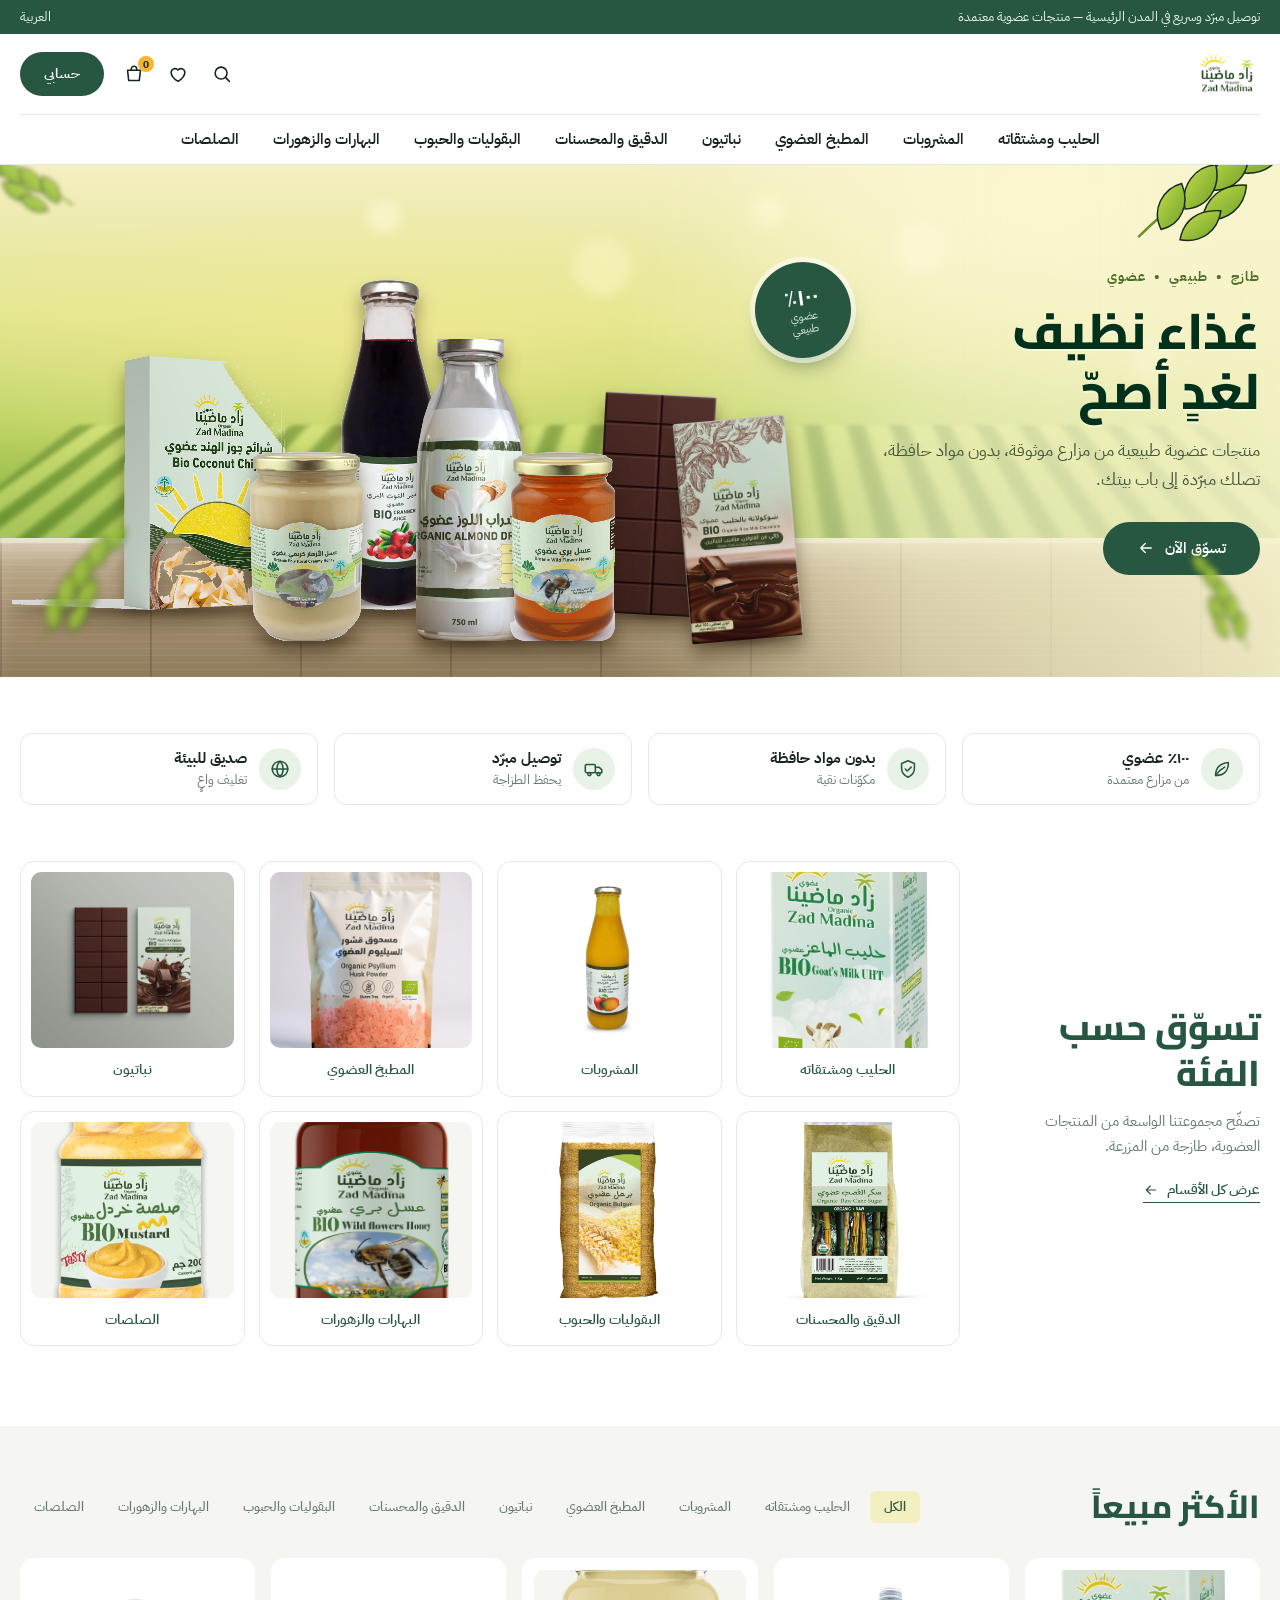
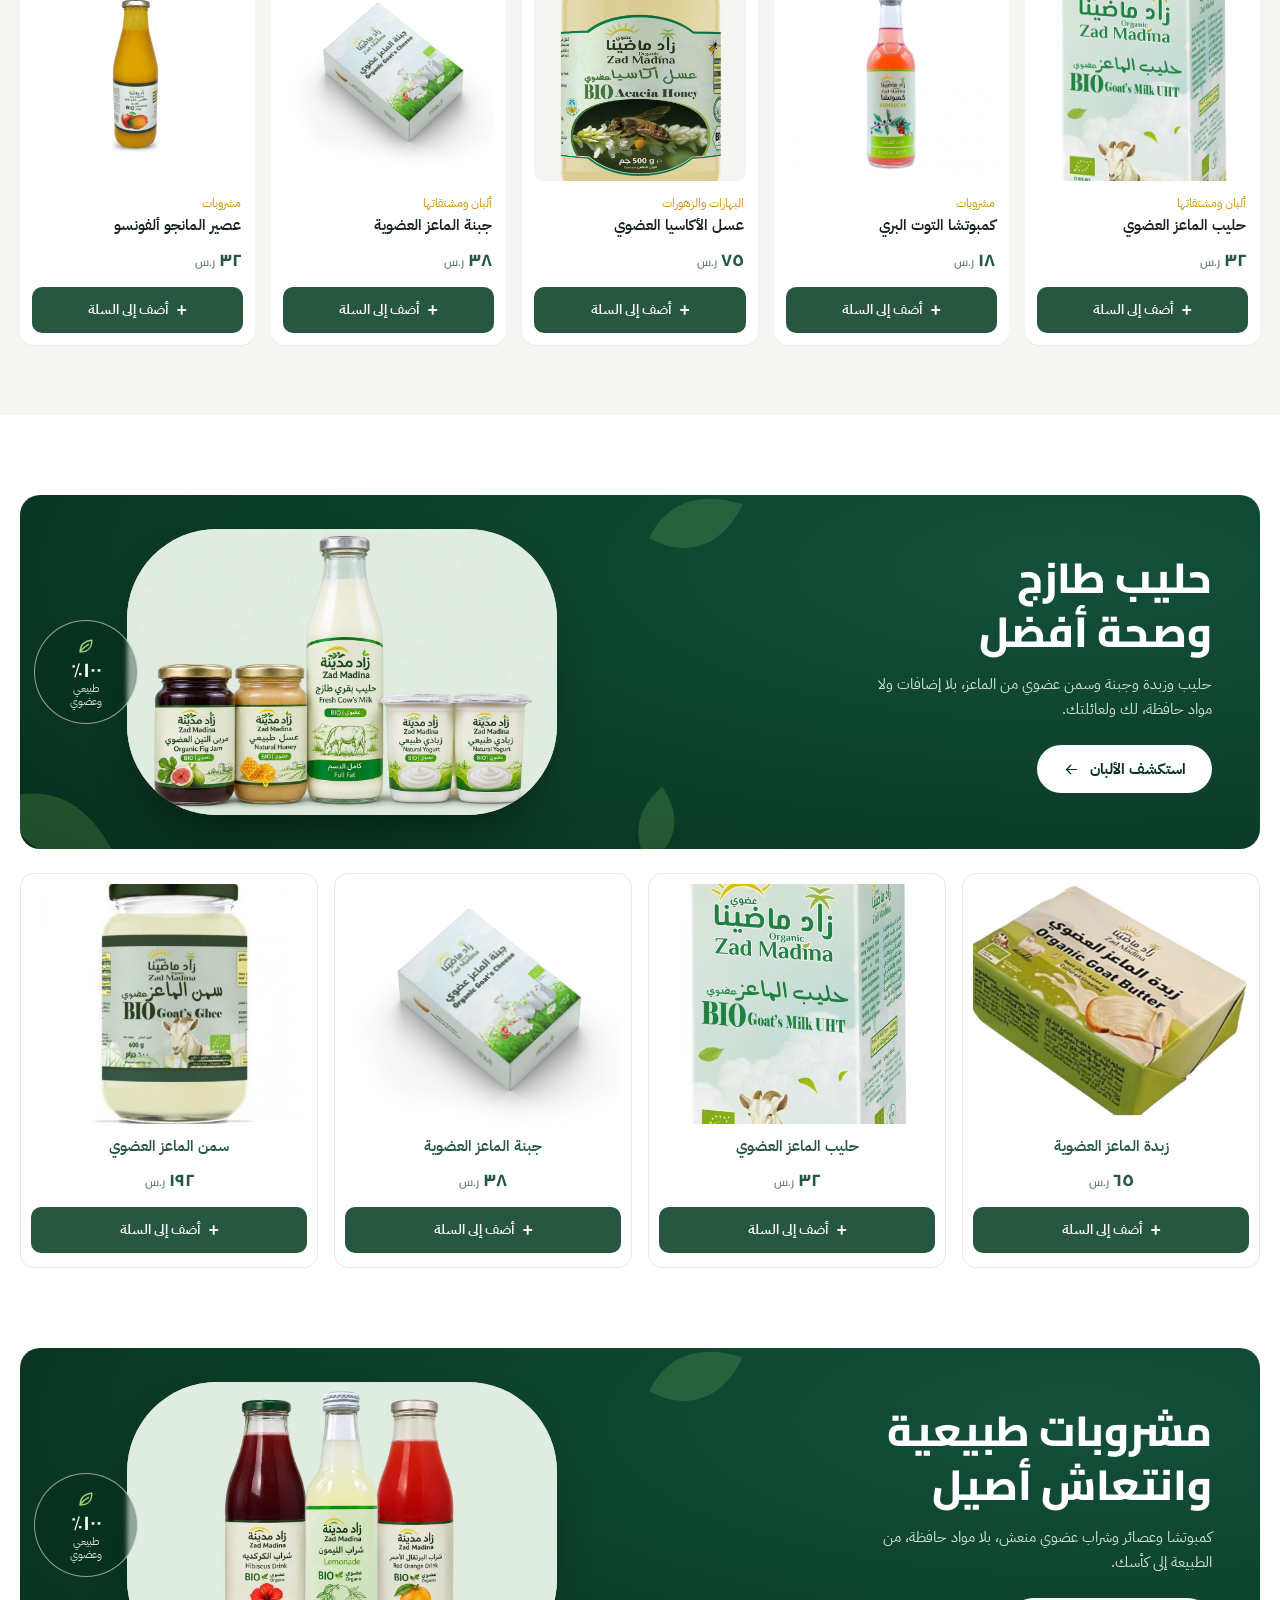
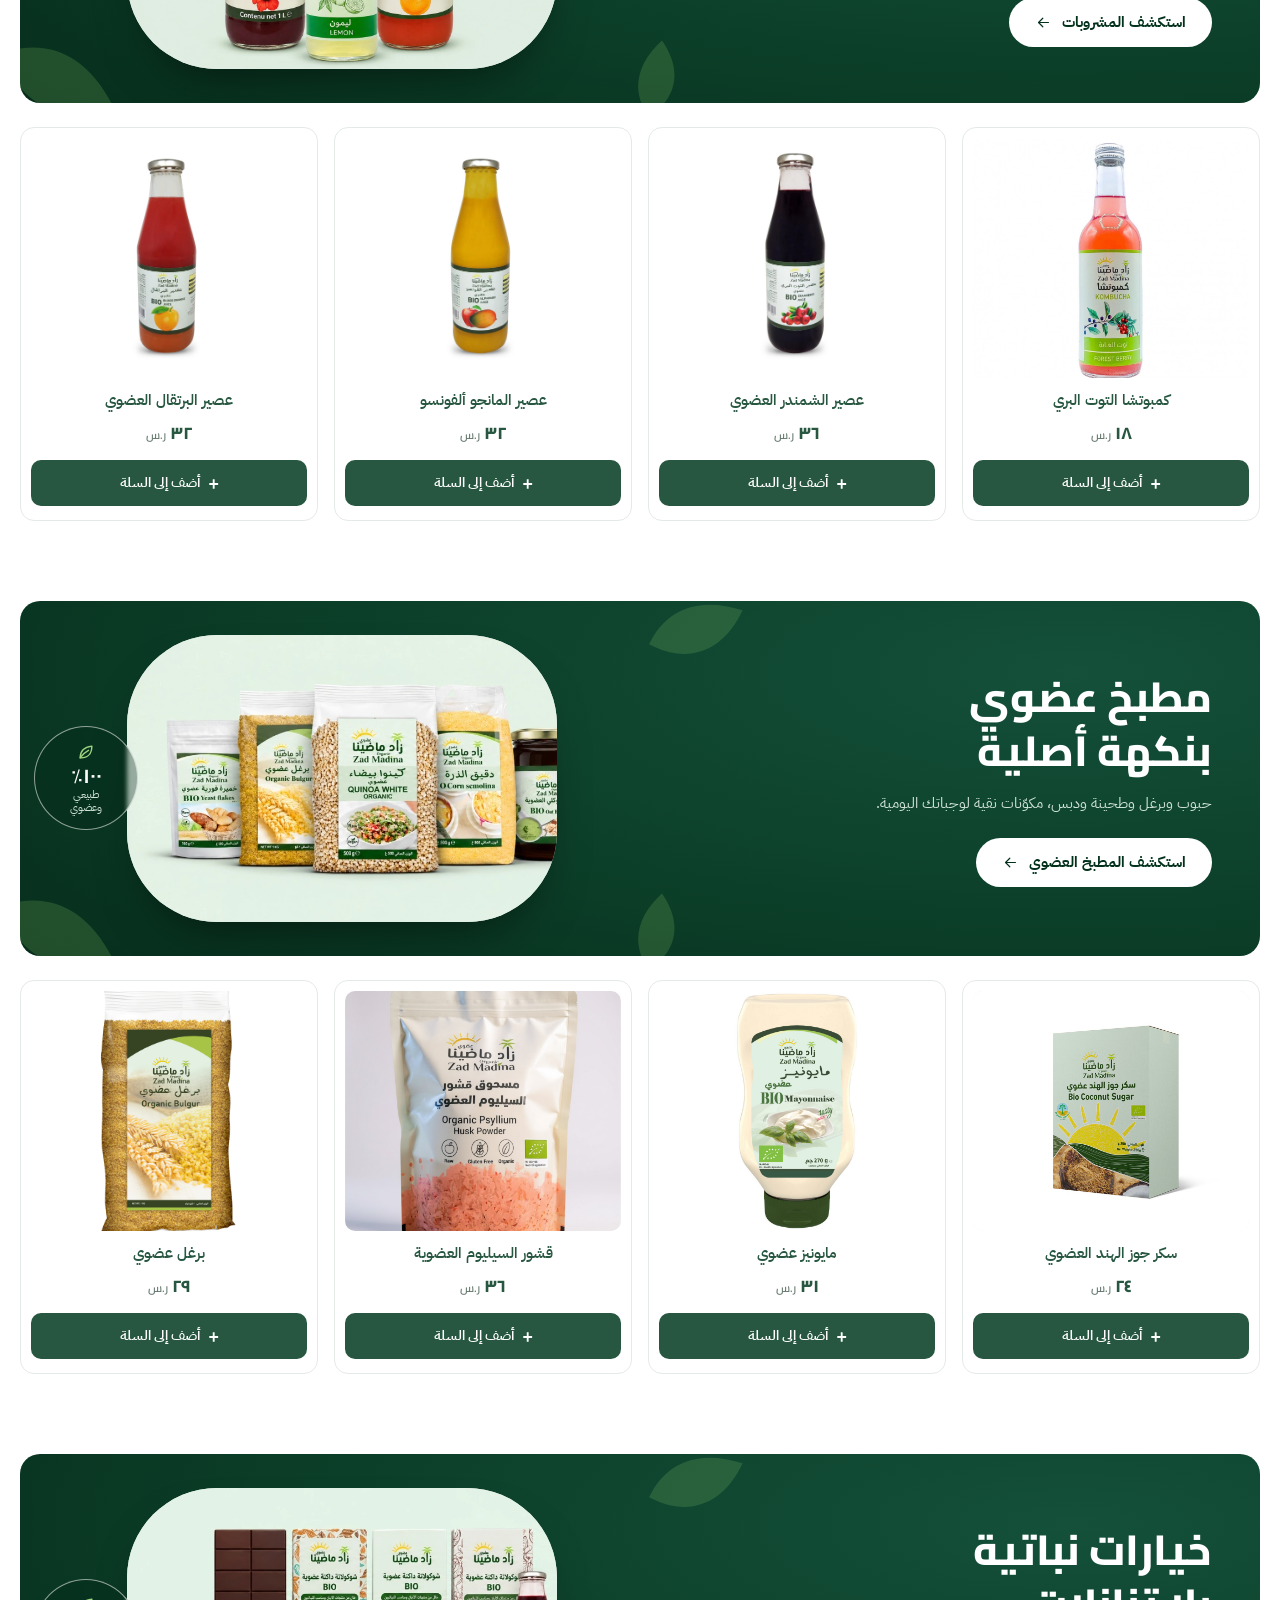
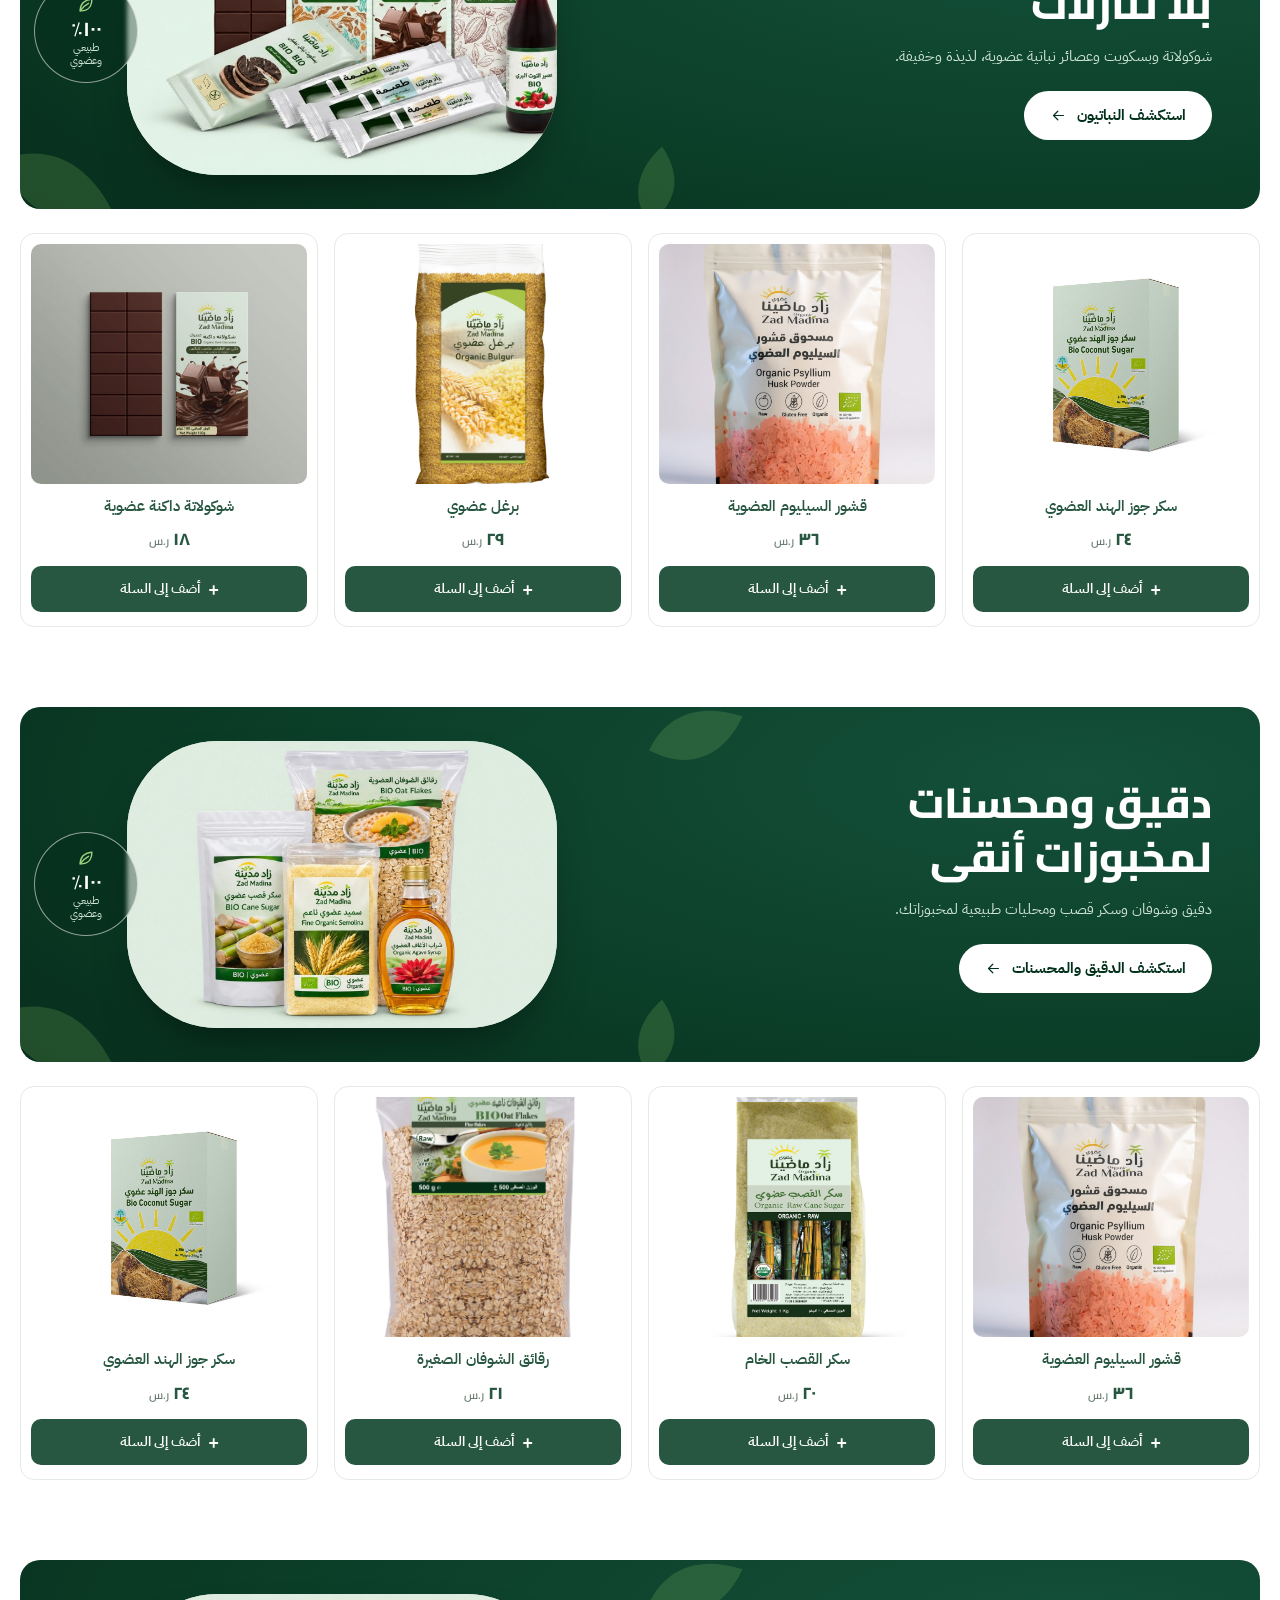
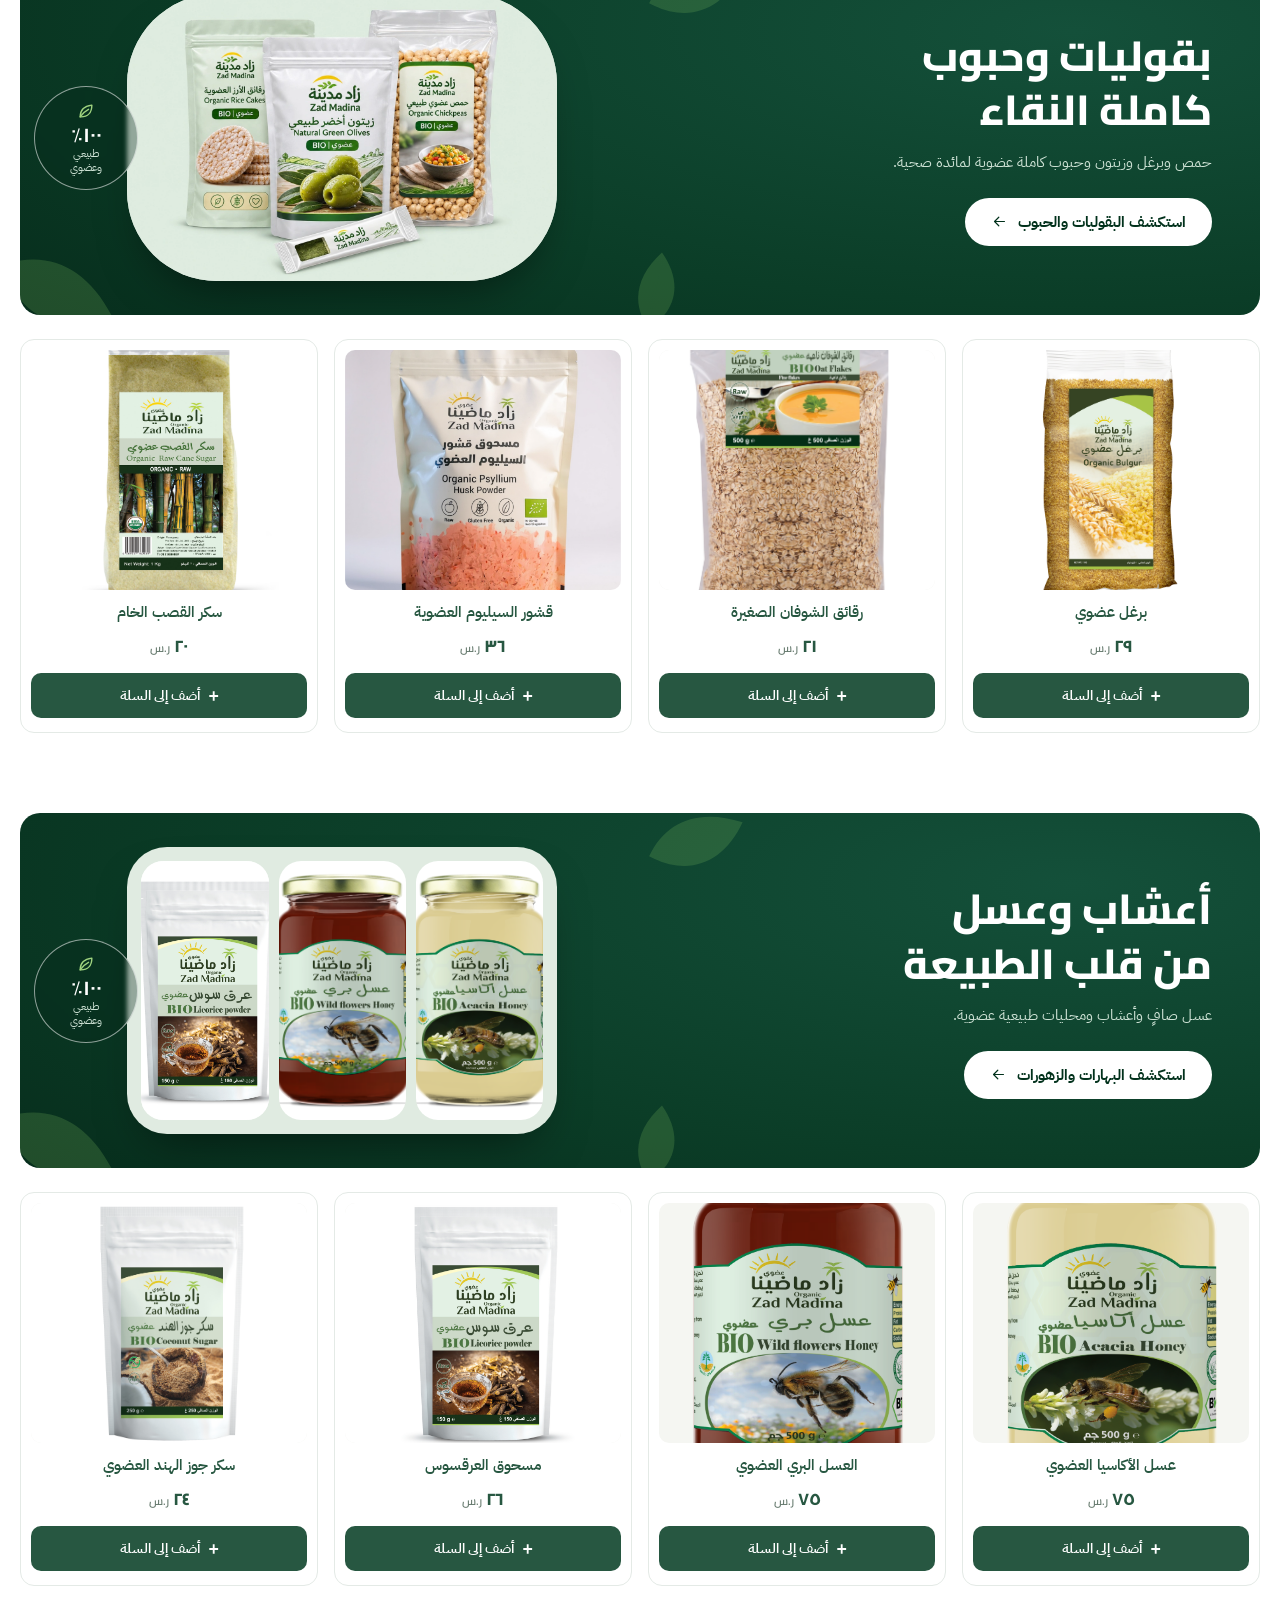
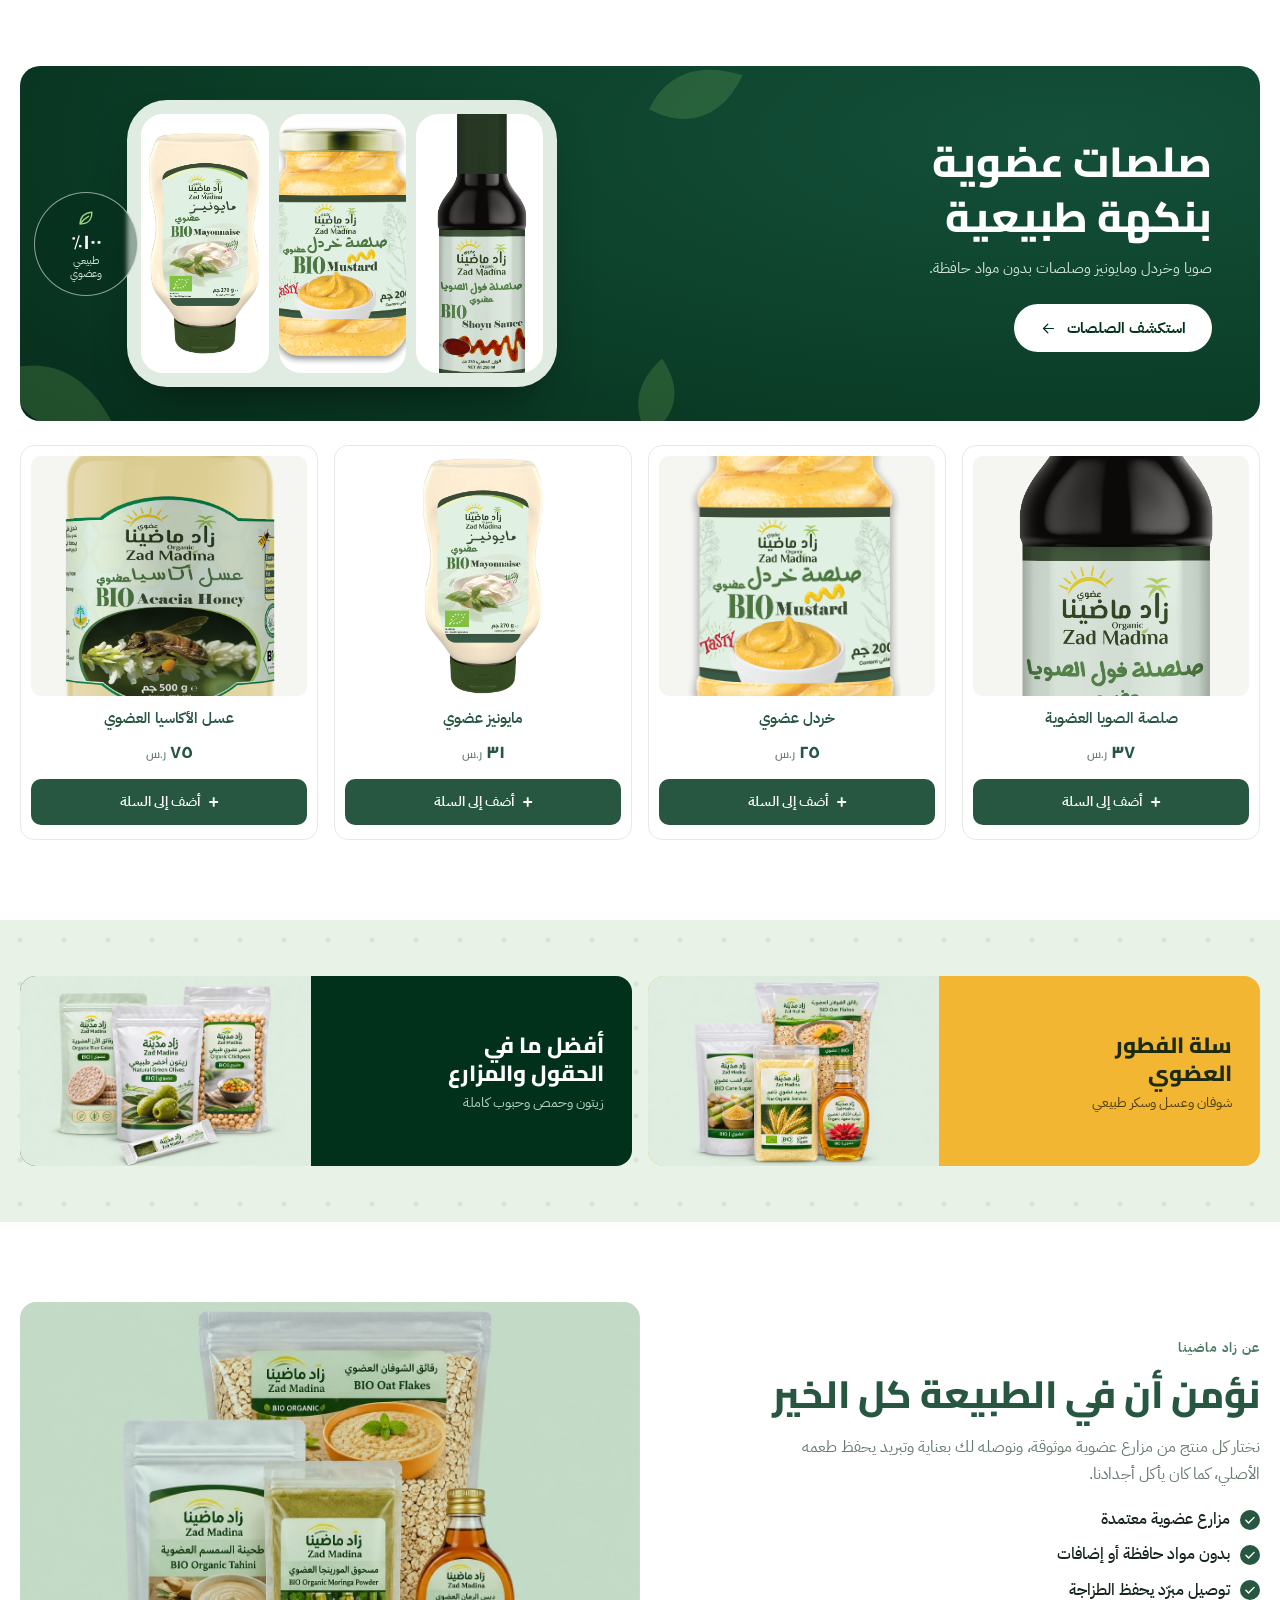
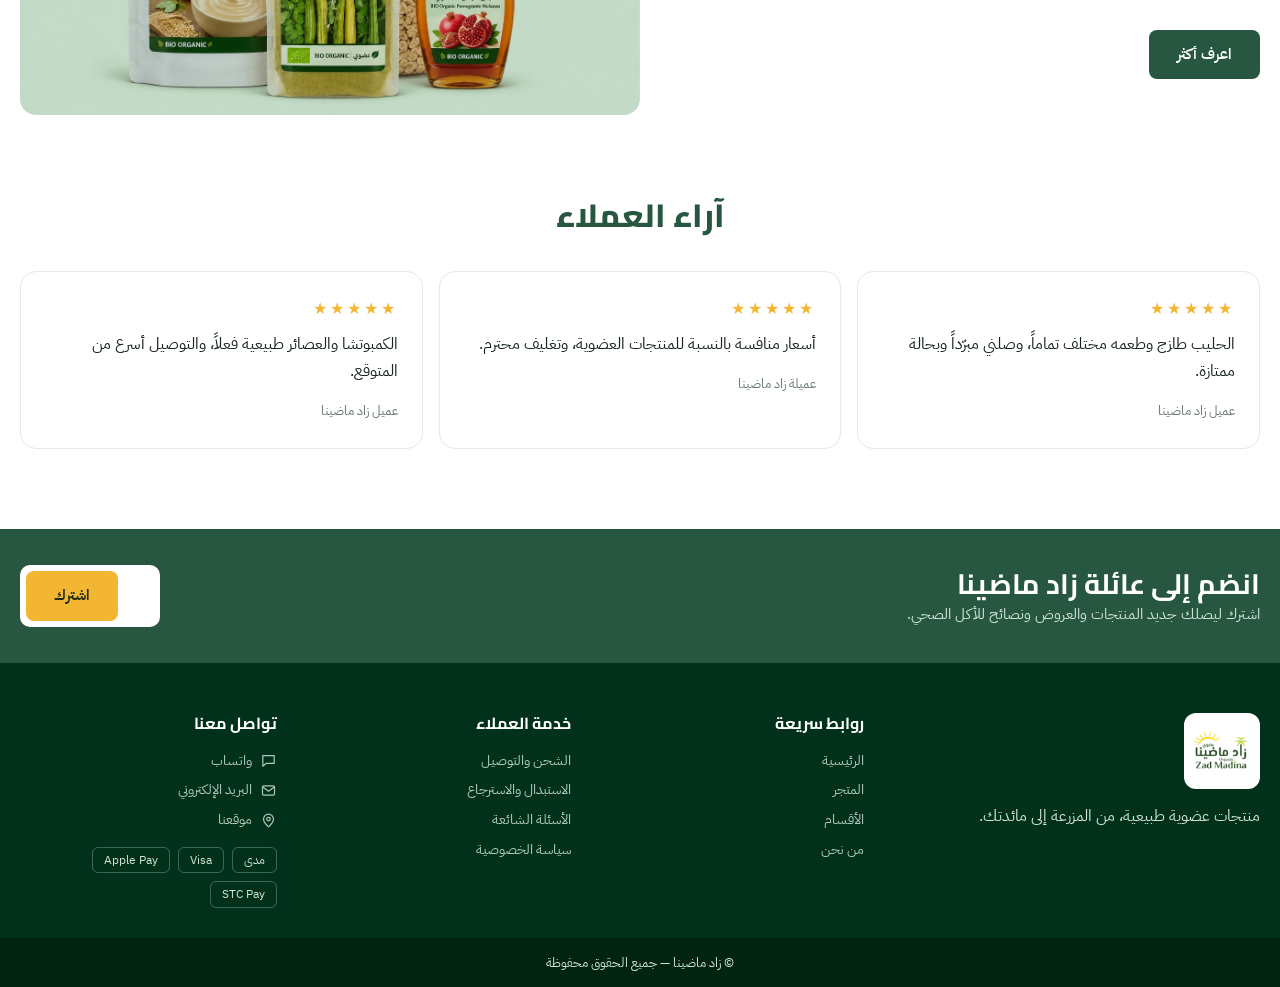
<file: index.html>
<!doctype html>
<html lang="ar" dir="rtl">
<head>
<meta charset="utf-8">
<meta name="viewport" content="width=device-width, initial-scale=1">
<title>زاد ماضينا | منتجات عضوية طبيعية</title>
<meta name="description" content="متجر زاد ماضينا: حليب ومشتقاته، مشروبات، مطبخ عضوي، دقيق ومحسنات بجودة عضوية موثوقة وتوصيل مبرد.">
<link rel="preconnect" href="https://fonts.googleapis.com">
<link rel="preconnect" href="https://fonts.gstatic.com" crossorigin>
<link href="https://fonts.googleapis.com/css2?family=Cairo:wght@600;700;800&family=IBM+Plex+Sans+Arabic:wght@400;500;600&display=swap" rel="stylesheet">
<link rel="stylesheet" href="css/style.css?v=56">
</head>
<body>

<div class="topbar"><div class="container topbar__in"><span>توصيل مبرّد وسريع في المدن الرئيسية — منتجات عضوية معتمدة</span><span class="topbar__lang">العربية</span></div></div>

<header class="header">
  <div class="header__row container">
    <a href="#" class="logo" aria-label="زاد ماضينا"><img src="assets/logo.webp" alt="زاد ماضينا"></a>
    <nav class="nav" aria-label="أقسام المتجر"><a href="#featured" class="nav__a" data-tab="dairy">الحليب ومشتقاته</a><a href="#featured" class="nav__a" data-tab="drinks">المشروبات</a><a href="#featured" class="nav__a" data-tab="kitchen">المطبخ العضوي</a><a href="#featured" class="nav__a" data-tab="vegan">نباتيون</a><a href="#featured" class="nav__a" data-tab="flour">الدقيق والمحسنات</a><a href="#featured" class="nav__a" data-tab="legumes">البقوليات والحبوب</a><a href="#featured" class="nav__a" data-tab="spices">البهارات والزهورات</a><a href="#featured" class="nav__a" data-tab="sauces">الصلصات</a></nav>
    <div class="header__tools">
      <button class="icon-btn" aria-label="بحث"><svg viewBox="0 0 24 24"><circle cx="11" cy="11" r="6.5"/><path d="m16 16 4 4"/></svg></button>
      <button class="icon-btn" aria-label="المفضلة"><svg viewBox="0 0 24 24"><path d="M12 20s-7.5-4.6-7.5-10A4.3 4.3 0 0 1 12 7.6 4.3 4.3 0 0 1 19.5 10c0 5.4-7.5 10-7.5 10Z"/></svg></button>
      <button class="icon-btn cart" aria-label="السلة"><svg viewBox="0 0 24 24"><path d="M5 8h14l-1.2 11H6.2L5 8Z"/><path d="M9 8V6.5a3 3 0 0 1 6 0V8"/></svg><span class="cart__n">0</span></button>
      <a href="#" class="btn btn--solid btn--acct">حسابي</a>
    </div>
  </div>
</header>

<main>

<!-- HERO: scene banner (blurred farm, wooden table, products in a crate) -->
<section class="hero hero--scene">
  <div class="hs-bg" aria-hidden="true"></div>
  <div class="hs-field" aria-hidden="true"></div>
  <div class="hs-bokeh" aria-hidden="true"></div>
  <div class="hs-wash" aria-hidden="true"></div>
  <span class="hs-leaf hs-leaf--tr"><svg viewBox="0 0 360 240" aria-hidden="true"><defs><linearGradient id="lghsleaftr" x1="0" y1="0" x2="1" y2="1"><stop offset="0" stop-color="#c4e04a"/><stop offset="1" stop-color="#6f9f2a"/></linearGradient></defs><g fill="url(#lghsleaftr)"><path d="M300 20C250 40 200 70 150 120" stroke="#6b8f2a" stroke-width="3" fill="none"/><path d="M290 24c16-26 46-34 64-24-6 26-30 40-64 24Z"/><path d="M262 44c8-30 36-44 58-38-2 28-24 46-58 38Z"/><path d="M232 66c0-28 22-48 46-46 2 28-16 48-46 46Z"/><path d="M204 88c-6-28 12-50 36-52 6 26-8 50-36 52Z"/><path d="M176 112c-12-24 2-48 24-54 10 24 0 48-24 54Z"/><path d="M276 60c-2 26-22 44-52 40 4-24 22-42 52-40Z"/><path d="M246 90c-4 24-22 38-48 34 4-22 20-36 48-34Z"/></g></svg></span>
  <span class="hs-leaf hs-leaf--tl"><svg viewBox="0 0 360 240" aria-hidden="true"><defs><linearGradient id="lghsleaftl" x1="0" y1="0" x2="1" y2="1"><stop offset="0" stop-color="#c4e04a"/><stop offset="1" stop-color="#6f9f2a"/></linearGradient></defs><g fill="url(#lghsleaftl)"><path d="M300 20C250 40 200 70 150 120" stroke="#6b8f2a" stroke-width="3" fill="none"/><path d="M290 24c16-26 46-34 64-24-6 26-30 40-64 24Z"/><path d="M262 44c8-30 36-44 58-38-2 28-24 46-58 38Z"/><path d="M232 66c0-28 22-48 46-46 2 28-16 48-46 46Z"/><path d="M204 88c-6-28 12-50 36-52 6 26-8 50-36 52Z"/><path d="M176 112c-12-24 2-48 24-54 10 24 0 48-24 54Z"/><path d="M276 60c-2 26-22 44-52 40 4-24 22-42 52-40Z"/><path d="M246 90c-4 24-22 38-48 34 4-22 20-36 48-34Z"/></g></svg></span>
  <span class="hs-leaf hs-leaf--bl"><svg viewBox="0 0 360 240" aria-hidden="true"><defs><linearGradient id="lghsleafbl" x1="0" y1="0" x2="1" y2="1"><stop offset="0" stop-color="#c4e04a"/><stop offset="1" stop-color="#6f9f2a"/></linearGradient></defs><g fill="url(#lghsleafbl)"><path d="M300 20C250 40 200 70 150 120" stroke="#6b8f2a" stroke-width="3" fill="none"/><path d="M290 24c16-26 46-34 64-24-6 26-30 40-64 24Z"/><path d="M262 44c8-30 36-44 58-38-2 28-24 46-58 38Z"/><path d="M232 66c0-28 22-48 46-46 2 28-16 48-46 46Z"/><path d="M204 88c-6-28 12-50 36-52 6 26-8 50-36 52Z"/><path d="M176 112c-12-24 2-48 24-54 10 24 0 48-24 54Z"/><path d="M276 60c-2 26-22 44-52 40 4-24 22-42 52-40Z"/><path d="M246 90c-4 24-22 38-48 34 4-22 20-36 48-34Z"/></g></svg></span>
  <span class="hs-leaf hs-leaf--br"><svg viewBox="0 0 360 240" aria-hidden="true"><defs><linearGradient id="lghsleafbr" x1="0" y1="0" x2="1" y2="1"><stop offset="0" stop-color="#c4e04a"/><stop offset="1" stop-color="#6f9f2a"/></linearGradient></defs><g fill="url(#lghsleafbr)"><path d="M300 20C250 40 200 70 150 120" stroke="#6b8f2a" stroke-width="3" fill="none"/><path d="M290 24c16-26 46-34 64-24-6 26-30 40-64 24Z"/><path d="M262 44c8-30 36-44 58-38-2 28-24 46-58 38Z"/><path d="M232 66c0-28 22-48 46-46 2 28-16 48-46 46Z"/><path d="M204 88c-6-28 12-50 36-52 6 26-8 50-36 52Z"/><path d="M176 112c-12-24 2-48 24-54 10 24 0 48-24 54Z"/><path d="M276 60c-2 26-22 44-52 40 4-24 22-42 52-40Z"/><path d="M246 90c-4 24-22 38-48 34 4-22 20-36 48-34Z"/></g></svg></span>
  <div class="hs-table" aria-hidden="true"></div>
  <div class="hs-stage" data-stage>
    <img class="hs-fallback" src="assets/banners/b1.webp" alt="منتجات زاد ماضينا العضوية">
  </div>
  <div class="hs-badge" aria-hidden="true"><b>١٠٠٪</b><span>عضوي<br>طبيعي</span></div>
  <div class="hs-copy">
    <div class="container hs-copy__in">
      <div class="hero__copy">
        <p class="eyebrow">طازج &nbsp;•&nbsp; طبيعي &nbsp;•&nbsp; عضوي</p>
        <h1>غذاء نظيف<br>لغدٍ أصحّ</h1>
        <p class="lead">منتجات عضوية طبيعية من مزارع موثوقة، بدون مواد حافظة، تصلك مبرّدة إلى باب بيتك.</p>
        <a href="#best" class="btn btn--solid btn--lg">تسوّق الآن <svg viewBox="0 0 24 24"><path d="M19 12H5m6-6-6 6 6 6"/></svg></a>
      </div>
    </div>
  </div>
</section>

<!-- BENEFITS -->
<section class="benefits container">
  <div><i><svg viewBox="0 0 24 24"><path d="M5 19c0-8 5-13 14-14 0 9-5 14-13 14"/><path d="M5 19c3-4 6-7 10-9"/></svg></i><b>١٠٠٪ عضوي</b><span>من مزارع معتمدة</span></div>
  <div><i><svg viewBox="0 0 24 24"><path d="M12 3 5 6v5.5c0 4.5 3 7.7 7 9.5 4-1.8 7-5 7-9.5V6l-7-3Z"/><path d="m9 12 2.2 2.2L15.5 10"/></svg></i><b>بدون مواد حافظة</b><span>مكوّنات نقية</span></div>
  <div><i><svg viewBox="0 0 24 24"><rect x="2.5" y="7" width="11" height="9" rx="1.5"/><path d="M13.5 10h4l3 3v3h-7"/><circle cx="7" cy="17.5" r="1.7"/><circle cx="17" cy="17.5" r="1.7"/></svg></i><b>توصيل مبرّد</b><span>يحفظ الطزاجة</span></div>
  <div><i><svg viewBox="0 0 24 24"><circle cx="12" cy="12" r="8.5"/><path d="M3.5 12h17M12 3.5c2.5 2.5 3.5 5.5 3.5 8.5s-1 6-3.5 8.5c-2.5-2.5-3.5-5.5-3.5-8.5s1-6 3.5-8.5Z"/></svg></i><b>صديق للبيئة</b><span>تغليف واعٍ</span></div>
</section>

<!-- SHOP BY CATEGORY: square cards -->
<section class="sec container cats2" id="cats">
  <div class="cats2__intro">
    <h2>تسوّق حسب<br>الفئة</h2>
    <p>تصفّح مجموعتنا الواسعة من المنتجات العضوية، طازجة من المزرعة.</p>
    <a href="#featured" class="link cats2__all" data-tab="all">عرض كل الأقسام <svg viewBox="0 0 24 24"><path d="M19 12H5m6-6-6 6 6 6"/></svg></a>
  </div>
  <div class="cats2__grid">
    <a href="#featured" class="catcard" data-tab="dairy"><span><img src="assets/products/p2.jpg" alt="الحليب ومشتقاته" loading="lazy"></span><b>الحليب ومشتقاته</b></a>
    <a href="#featured" class="catcard" data-tab="drinks"><span><img src="assets/products/p7.jpg" alt="المشروبات" loading="lazy"></span><b>المشروبات</b></a>
    <a href="#featured" class="catcard" data-tab="kitchen"><span><img src="assets/products/p11.png" alt="المطبخ العضوي" loading="lazy"></span><b>المطبخ العضوي</b></a>
    <a href="#featured" class="catcard" data-tab="vegan"><span><img src="assets/products/p13.jpg" alt="نباتيون" loading="lazy"></span><b>نباتيون</b></a>
    <a href="#featured" class="catcard" data-tab="flour"><span><img src="assets/products/p14.jpg" alt="الدقيق والمحسنات" loading="lazy"></span><b>الدقيق والمحسنات</b></a>
    <a href="#featured" class="catcard" data-tab="legumes"><span><img src="assets/products/p12.jpg" alt="البقوليات والحبوب" loading="lazy"></span><b>البقوليات والحبوب</b></a>
    <a href="#featured" class="catcard" data-tab="spices"><span><img src="assets/products/p17.png" alt="البهارات والزهورات" loading="lazy"></span><b>البهارات والزهورات</b></a>
    <a href="#featured" class="catcard" data-tab="sauces"><span><img src="assets/products/p21.png" alt="الصلصات" loading="lazy"></span><b>الصلصات</b></a>
  </div>
</section>

<!-- FEATURED: tabbed -->
<section class="panel" id="featured">
  <div class="container">
    <header class="panel__head"><h2 class="title title--start">الأكثر مبيعاً</h2>
      <div class="tabs" role="tablist"><button role="tab" class="tab is-on" data-tab="all">الكل</button><button role="tab" class="tab" data-tab="dairy">الحليب ومشتقاته</button><button role="tab" class="tab" data-tab="drinks">المشروبات</button><button role="tab" class="tab" data-tab="kitchen">المطبخ العضوي</button><button role="tab" class="tab" data-tab="vegan">نباتيون</button><button role="tab" class="tab" data-tab="flour">الدقيق والمحسنات</button><button role="tab" class="tab" data-tab="legumes">البقوليات والحبوب</button><button role="tab" class="tab" data-tab="spices">البهارات والزهورات</button><button role="tab" class="tab" data-tab="sauces">الصلصات</button></div>
    </header>
    <div class="grid" data-panel="all"><article class="card"><a href="#" class="card__img"><img src="assets/products/p2.jpg" alt="حليب الماعز العضوي" loading="lazy"></a><p class="card__cat">ألبان ومشتقاتها</p><h3>حليب الماعز العضوي</h3><div class="card__foot"><span class="price">٣٢ <small>ر.س</small></span></div><button class="add-btn" aria-label="أضف حليب الماعز العضوي للسلة"><span class="add-btn__plus">+</span> أضف إلى السلة</button></article><article class="card"><a href="#" class="card__img"><img src="assets/products/p5.jpg" alt="كمبوتشا التوت البري" loading="lazy"></a><p class="card__cat">مشروبات</p><h3>كمبوتشا التوت البري</h3><div class="card__foot"><span class="price">١٨ <small>ر.س</small></span></div><button class="add-btn" aria-label="أضف كمبوتشا التوت البري للسلة"><span class="add-btn__plus">+</span> أضف إلى السلة</button></article><article class="card"><a href="#" class="card__img"><img src="assets/products/p16.png" alt="عسل الأكاسيا العضوي" loading="lazy"></a><p class="card__cat">البهارات والزهورات</p><h3>عسل الأكاسيا العضوي</h3><div class="card__foot"><span class="price">٧٥ <small>ر.س</small></span></div><button class="add-btn" aria-label="أضف عسل الأكاسيا العضوي للسلة"><span class="add-btn__plus">+</span> أضف إلى السلة</button></article><article class="card"><a href="#" class="card__img"><img src="assets/products/p3.jpg" alt="جبنة الماعز العضوية" loading="lazy"></a><p class="card__cat">ألبان ومشتقاتها</p><h3>جبنة الماعز العضوية</h3><div class="card__foot"><span class="price">٣٨ <small>ر.س</small></span></div><button class="add-btn" aria-label="أضف جبنة الماعز العضوية للسلة"><span class="add-btn__plus">+</span> أضف إلى السلة</button></article><article class="card"><a href="#" class="card__img"><img src="assets/products/p7.jpg" alt="عصير المانجو ألفونسو" loading="lazy"></a><p class="card__cat">مشروبات</p><h3>عصير المانجو ألفونسو</h3><div class="card__foot"><span class="price">٣٢ <small>ر.س</small></span></div><button class="add-btn" aria-label="أضف عصير المانجو ألفونسو للسلة"><span class="add-btn__plus">+</span> أضف إلى السلة</button></article></div>
    <div class="grid" data-panel="dairy" hidden><article class="card"><a href="#" class="card__img"><img src="assets/products/p1.jpg" alt="زبدة الماعز العضوية" loading="lazy"></a><p class="card__cat">ألبان ومشتقاتها</p><h3>زبدة الماعز العضوية</h3><div class="card__foot"><span class="price">٦٥ <small>ر.س</small></span></div><button class="add-btn" aria-label="أضف زبدة الماعز العضوية للسلة"><span class="add-btn__plus">+</span> أضف إلى السلة</button></article><article class="card"><a href="#" class="card__img"><img src="assets/products/p2.jpg" alt="حليب الماعز العضوي" loading="lazy"></a><p class="card__cat">ألبان ومشتقاتها</p><h3>حليب الماعز العضوي</h3><div class="card__foot"><span class="price">٣٢ <small>ر.س</small></span></div><button class="add-btn" aria-label="أضف حليب الماعز العضوي للسلة"><span class="add-btn__plus">+</span> أضف إلى السلة</button></article><article class="card"><a href="#" class="card__img"><img src="assets/products/p3.jpg" alt="جبنة الماعز العضوية" loading="lazy"></a><p class="card__cat">ألبان ومشتقاتها</p><h3>جبنة الماعز العضوية</h3><div class="card__foot"><span class="price">٣٨ <small>ر.س</small></span></div><button class="add-btn" aria-label="أضف جبنة الماعز العضوية للسلة"><span class="add-btn__plus">+</span> أضف إلى السلة</button></article><article class="card"><a href="#" class="card__img"><img src="assets/products/p4.jpg" alt="سمن الماعز العضوي" loading="lazy"></a><p class="card__cat">ألبان ومشتقاتها</p><h3>سمن الماعز العضوي</h3><div class="card__foot"><span class="price">١٩٢ <small>ر.س</small></span></div><button class="add-btn" aria-label="أضف سمن الماعز العضوي للسلة"><span class="add-btn__plus">+</span> أضف إلى السلة</button></article></div>
    <div class="grid" data-panel="drinks" hidden><article class="card"><a href="#" class="card__img"><img src="assets/products/p5.jpg" alt="كمبوتشا التوت البري" loading="lazy"></a><p class="card__cat">مشروبات</p><h3>كمبوتشا التوت البري</h3><div class="card__foot"><span class="price">١٨ <small>ر.س</small></span></div><button class="add-btn" aria-label="أضف كمبوتشا التوت البري للسلة"><span class="add-btn__plus">+</span> أضف إلى السلة</button></article><article class="card"><a href="#" class="card__img"><img src="assets/products/p6.jpg" alt="عصير الشمندر العضوي" loading="lazy"></a><p class="card__cat">مشروبات</p><h3>عصير الشمندر العضوي</h3><div class="card__foot"><span class="price">٣٦ <small>ر.س</small></span></div><button class="add-btn" aria-label="أضف عصير الشمندر العضوي للسلة"><span class="add-btn__plus">+</span> أضف إلى السلة</button></article><article class="card"><a href="#" class="card__img"><img src="assets/products/p7.jpg" alt="عصير المانجو ألفونسو" loading="lazy"></a><p class="card__cat">مشروبات</p><h3>عصير المانجو ألفونسو</h3><div class="card__foot"><span class="price">٣٢ <small>ر.س</small></span></div><button class="add-btn" aria-label="أضف عصير المانجو ألفونسو للسلة"><span class="add-btn__plus">+</span> أضف إلى السلة</button></article><article class="card"><a href="#" class="card__img"><img src="assets/products/p8.jpg" alt="عصير البرتقال العضوي" loading="lazy"></a><p class="card__cat">مشروبات</p><h3>عصير البرتقال العضوي</h3><div class="card__foot"><span class="price">٣٢ <small>ر.س</small></span></div><button class="add-btn" aria-label="أضف عصير البرتقال العضوي للسلة"><span class="add-btn__plus">+</span> أضف إلى السلة</button></article></div>
    <div class="grid" data-panel="kitchen" hidden><article class="card"><a href="#" class="card__img"><img src="assets/products/p9.jpg" alt="سكر جوز الهند العضوي" loading="lazy"></a><p class="card__cat">المطبخ العضوي</p><h3>سكر جوز الهند العضوي</h3><div class="card__foot"><span class="price">٢٤ <small>ر.س</small></span></div><button class="add-btn" aria-label="أضف سكر جوز الهند العضوي للسلة"><span class="add-btn__plus">+</span> أضف إلى السلة</button></article><article class="card"><a href="#" class="card__img"><img src="assets/products/p10.jpg" alt="مايونيز عضوي" loading="lazy"></a><p class="card__cat">صلصات</p><h3>مايونيز عضوي</h3><div class="card__foot"><span class="price">٣١ <small>ر.س</small></span></div><button class="add-btn" aria-label="أضف مايونيز عضوي للسلة"><span class="add-btn__plus">+</span> أضف إلى السلة</button></article><article class="card"><a href="#" class="card__img"><img src="assets/products/p11.png" alt="قشور السيليوم العضوية" loading="lazy"></a><p class="card__cat">الدقيق والمحسنات</p><h3>قشور السيليوم العضوية</h3><div class="card__foot"><span class="price">٣٦ <small>ر.س</small></span></div><button class="add-btn" aria-label="أضف قشور السيليوم العضوية للسلة"><span class="add-btn__plus">+</span> أضف إلى السلة</button></article><article class="card"><a href="#" class="card__img"><img src="assets/products/p12.jpg" alt="برغل عضوي" loading="lazy"></a><p class="card__cat">البقوليات والحبوب</p><h3>برغل عضوي</h3><div class="card__foot"><span class="price">٢٩ <small>ر.س</small></span></div><button class="add-btn" aria-label="أضف برغل عضوي للسلة"><span class="add-btn__plus">+</span> أضف إلى السلة</button></article><article class="card"><a href="#" class="card__img"><img src="assets/products/p15.jpg" alt="رقائق الشوفان الصغيرة" loading="lazy"></a><p class="card__cat">البقوليات والحبوب</p><h3>رقائق الشوفان الصغيرة</h3><div class="card__foot"><span class="price">٢١ <small>ر.س</small></span></div><button class="add-btn" aria-label="أضف رقائق الشوفان الصغيرة للسلة"><span class="add-btn__plus">+</span> أضف إلى السلة</button></article></div>
    <div class="grid" data-panel="vegan" hidden><article class="card"><a href="#" class="card__img"><img src="assets/products/p13.jpg" alt="شوكولاتة داكنة عضوية" loading="lazy"></a><p class="card__cat">نباتيون</p><h3>شوكولاتة داكنة عضوية</h3><div class="card__foot"><span class="price">١٨ <small>ر.س</small></span></div><button class="add-btn" aria-label="أضف شوكولاتة داكنة عضوية للسلة"><span class="add-btn__plus">+</span> أضف إلى السلة</button></article><article class="card"><a href="#" class="card__img"><img src="assets/products/p11.png" alt="قشور السيليوم العضوية" loading="lazy"></a><p class="card__cat">الدقيق والمحسنات</p><h3>قشور السيليوم العضوية</h3><div class="card__foot"><span class="price">٣٦ <small>ر.س</small></span></div><button class="add-btn" aria-label="أضف قشور السيليوم العضوية للسلة"><span class="add-btn__plus">+</span> أضف إلى السلة</button></article><article class="card"><a href="#" class="card__img"><img src="assets/products/p12.jpg" alt="برغل عضوي" loading="lazy"></a><p class="card__cat">البقوليات والحبوب</p><h3>برغل عضوي</h3><div class="card__foot"><span class="price">٢٩ <small>ر.س</small></span></div><button class="add-btn" aria-label="أضف برغل عضوي للسلة"><span class="add-btn__plus">+</span> أضف إلى السلة</button></article><article class="card"><a href="#" class="card__img"><img src="assets/products/p9.jpg" alt="سكر جوز الهند العضوي" loading="lazy"></a><p class="card__cat">المطبخ العضوي</p><h3>سكر جوز الهند العضوي</h3><div class="card__foot"><span class="price">٢٤ <small>ر.س</small></span></div><button class="add-btn" aria-label="أضف سكر جوز الهند العضوي للسلة"><span class="add-btn__plus">+</span> أضف إلى السلة</button></article></div>
    <div class="grid" data-panel="flour" hidden><article class="card"><a href="#" class="card__img"><img src="assets/products/p11.png" alt="قشور السيليوم العضوية" loading="lazy"></a><p class="card__cat">الدقيق والمحسنات</p><h3>قشور السيليوم العضوية</h3><div class="card__foot"><span class="price">٣٦ <small>ر.س</small></span></div><button class="add-btn" aria-label="أضف قشور السيليوم العضوية للسلة"><span class="add-btn__plus">+</span> أضف إلى السلة</button></article><article class="card"><a href="#" class="card__img"><img src="assets/products/p14.jpg" alt="سكر القصب الخام" loading="lazy"></a><p class="card__cat">الدقيق والمحسنات</p><h3>سكر القصب الخام</h3><div class="card__foot"><span class="price">٢٠ <small>ر.س</small></span></div><button class="add-btn" aria-label="أضف سكر القصب الخام للسلة"><span class="add-btn__plus">+</span> أضف إلى السلة</button></article><article class="card"><a href="#" class="card__img"><img src="assets/products/p15.jpg" alt="رقائق الشوفان الصغيرة" loading="lazy"></a><p class="card__cat">البقوليات والحبوب</p><h3>رقائق الشوفان الصغيرة</h3><div class="card__foot"><span class="price">٢١ <small>ر.س</small></span></div><button class="add-btn" aria-label="أضف رقائق الشوفان الصغيرة للسلة"><span class="add-btn__plus">+</span> أضف إلى السلة</button></article><article class="card"><a href="#" class="card__img"><img src="assets/products/p9.jpg" alt="سكر جوز الهند العضوي" loading="lazy"></a><p class="card__cat">المطبخ العضوي</p><h3>سكر جوز الهند العضوي</h3><div class="card__foot"><span class="price">٢٤ <small>ر.س</small></span></div><button class="add-btn" aria-label="أضف سكر جوز الهند العضوي للسلة"><span class="add-btn__plus">+</span> أضف إلى السلة</button></article></div>
    <div class="grid" data-panel="legumes" hidden><article class="card"><a href="#" class="card__img"><img src="assets/products/p12.jpg" alt="برغل عضوي" loading="lazy"></a><p class="card__cat">البقوليات والحبوب</p><h3>برغل عضوي</h3><div class="card__foot"><span class="price">٢٩ <small>ر.س</small></span></div><button class="add-btn" aria-label="أضف برغل عضوي للسلة"><span class="add-btn__plus">+</span> أضف إلى السلة</button></article><article class="card"><a href="#" class="card__img"><img src="assets/products/p15.jpg" alt="رقائق الشوفان الصغيرة" loading="lazy"></a><p class="card__cat">البقوليات والحبوب</p><h3>رقائق الشوفان الصغيرة</h3><div class="card__foot"><span class="price">٢١ <small>ر.س</small></span></div><button class="add-btn" aria-label="أضف رقائق الشوفان الصغيرة للسلة"><span class="add-btn__plus">+</span> أضف إلى السلة</button></article><article class="card"><a href="#" class="card__img"><img src="assets/products/p11.png" alt="قشور السيليوم العضوية" loading="lazy"></a><p class="card__cat">الدقيق والمحسنات</p><h3>قشور السيليوم العضوية</h3><div class="card__foot"><span class="price">٣٦ <small>ر.س</small></span></div><button class="add-btn" aria-label="أضف قشور السيليوم العضوية للسلة"><span class="add-btn__plus">+</span> أضف إلى السلة</button></article><article class="card"><a href="#" class="card__img"><img src="assets/products/p14.jpg" alt="سكر القصب الخام" loading="lazy"></a><p class="card__cat">الدقيق والمحسنات</p><h3>سكر القصب الخام</h3><div class="card__foot"><span class="price">٢٠ <small>ر.س</small></span></div><button class="add-btn" aria-label="أضف سكر القصب الخام للسلة"><span class="add-btn__plus">+</span> أضف إلى السلة</button></article></div>
    <div class="grid" data-panel="spices" hidden><article class="card"><a href="#" class="card__img"><img src="assets/products/p16.png" alt="عسل الأكاسيا العضوي" loading="lazy"></a><p class="card__cat">البهارات والزهورات</p><h3>عسل الأكاسيا العضوي</h3><div class="card__foot"><span class="price">٧٥ <small>ر.س</small></span></div><button class="add-btn" aria-label="أضف عسل الأكاسيا العضوي للسلة"><span class="add-btn__plus">+</span> أضف إلى السلة</button></article><article class="card"><a href="#" class="card__img"><img src="assets/products/p17.png" alt="العسل البري العضوي" loading="lazy"></a><p class="card__cat">البهارات والزهورات</p><h3>العسل البري العضوي</h3><div class="card__foot"><span class="price">٧٥ <small>ر.س</small></span></div><button class="add-btn" aria-label="أضف العسل البري العضوي للسلة"><span class="add-btn__plus">+</span> أضف إلى السلة</button></article><article class="card"><a href="#" class="card__img"><img src="assets/products/p18.jpg" alt="مسحوق العرقسوس" loading="lazy"></a><p class="card__cat">البهارات والزهورات</p><h3>مسحوق العرقسوس</h3><div class="card__foot"><span class="price">٢٦ <small>ر.س</small></span></div><button class="add-btn" aria-label="أضف مسحوق العرقسوس للسلة"><span class="add-btn__plus">+</span> أضف إلى السلة</button></article><article class="card"><a href="#" class="card__img"><img src="assets/products/p19.jpg" alt="سكر جوز الهند العضوي" loading="lazy"></a><p class="card__cat">المطبخ العضوي</p><h3>سكر جوز الهند العضوي</h3><div class="card__foot"><span class="price">٢٤ <small>ر.س</small></span></div><button class="add-btn" aria-label="أضف سكر جوز الهند العضوي للسلة"><span class="add-btn__plus">+</span> أضف إلى السلة</button></article></div>
    <div class="grid" data-panel="sauces" hidden><article class="card"><a href="#" class="card__img"><img src="assets/products/p20.png" alt="صلصة الصويا العضوية" loading="lazy"></a><p class="card__cat">صلصات</p><h3>صلصة الصويا العضوية</h3><div class="card__foot"><span class="price">٣٧ <small>ر.س</small></span></div><button class="add-btn" aria-label="أضف صلصة الصويا العضوية للسلة"><span class="add-btn__plus">+</span> أضف إلى السلة</button></article><article class="card"><a href="#" class="card__img"><img src="assets/products/p21.png" alt="خردل عضوي" loading="lazy"></a><p class="card__cat">صلصات</p><h3>خردل عضوي</h3><div class="card__foot"><span class="price">٢٥ <small>ر.س</small></span></div><button class="add-btn" aria-label="أضف خردل عضوي للسلة"><span class="add-btn__plus">+</span> أضف إلى السلة</button></article><article class="card"><a href="#" class="card__img"><img src="assets/products/p10.jpg" alt="مايونيز عضوي" loading="lazy"></a><p class="card__cat">صلصات</p><h3>مايونيز عضوي</h3><div class="card__foot"><span class="price">٣١ <small>ر.س</small></span></div><button class="add-btn" aria-label="أضف مايونيز عضوي للسلة"><span class="add-btn__plus">+</span> أضف إلى السلة</button></article><article class="card"><a href="#" class="card__img"><img src="assets/products/p16.png" alt="عسل الأكاسيا العضوي" loading="lazy"></a><p class="card__cat">البهارات والزهورات</p><h3>عسل الأكاسيا العضوي</h3><div class="card__foot"><span class="price">٧٥ <small>ر.س</small></span></div><button class="add-btn" aria-label="أضف عسل الأكاسيا العضوي للسلة"><span class="add-btn__plus">+</span> أضف إلى السلة</button></article></div>
  </div>
</section>

<!-- DAIRY BANNER -->
<section class="sec container" id="dairy">
  <div class="dbanner">
    <span class="dbanner__leaf dbanner__leaf--a"><svg viewBox="0 0 64 64" aria-hidden="true"><path d="M8 56C8 28 26 10 58 6c0 32-18 50-46 50"/><path d="M8 56C20 40 32 28 46 20"/></svg></span>
    <span class="dbanner__leaf dbanner__leaf--b"><svg viewBox="0 0 64 64" aria-hidden="true"><path d="M8 56C8 28 26 10 58 6c0 32-18 50-46 50"/><path d="M8 56C20 40 32 28 46 20"/></svg></span>
    <span class="dbanner__leaf dbanner__leaf--c"><svg viewBox="0 0 64 64" aria-hidden="true"><path d="M8 56C8 28 26 10 58 6c0 32-18 50-46 50"/><path d="M8 56C20 40 32 28 46 20"/></svg></span>
    <div class="dbanner__txt">
      <h2>حليب طازج<br>وصحة أفضل</h2>
      <p>حليب وزبدة وجبنة وسمن عضوي من الماعز، بلا إضافات ولا مواد حافظة، لك ولعائلتك.</p>
      <a href="#featured" class="dbanner__btn" data-tab="dairy">استكشف الألبان <svg viewBox="0 0 24 24"><path d="M19 12H5m6-6-6 6 6 6"/></svg></a>
    </div>
    <div class="dbanner__media"><img src="assets/banners/b1.webp" alt="مربى وعسل وحليب وزبادي عضوي" loading="lazy"></div>
    <div class="dbanner__badge"><svg viewBox="0 0 24 24"><path d="M5 19c0-8 5-13 14-14 0 9-5 14-13 14"/><path d="M5 19c3-4 6-7 10-9"/></svg><b>١٠٠٪</b><span>طبيعي<br>وعضوي</span></div>
  </div>
</section>

<!-- DAIRY PRODUCTS ROW -->
<section class="container dairy-row">
  <div class="grid grid--4"><article class="card"><a href="#" class="card__img"><img src="assets/products/p1.jpg" alt="زبدة الماعز العضوية" loading="lazy"></a><p class="card__cat">ألبان ومشتقاتها</p><h3>زبدة الماعز العضوية</h3><div class="card__foot"><span class="price">٦٥ <small>ر.س</small></span></div><button class="add-btn" aria-label="أضف زبدة الماعز العضوية للسلة"><span class="add-btn__plus">+</span> أضف إلى السلة</button></article><article class="card"><a href="#" class="card__img"><img src="assets/products/p2.jpg" alt="حليب الماعز العضوي" loading="lazy"></a><p class="card__cat">ألبان ومشتقاتها</p><h3>حليب الماعز العضوي</h3><div class="card__foot"><span class="price">٣٢ <small>ر.س</small></span></div><button class="add-btn" aria-label="أضف حليب الماعز العضوي للسلة"><span class="add-btn__plus">+</span> أضف إلى السلة</button></article><article class="card"><a href="#" class="card__img"><img src="assets/products/p3.jpg" alt="جبنة الماعز العضوية" loading="lazy"></a><p class="card__cat">ألبان ومشتقاتها</p><h3>جبنة الماعز العضوية</h3><div class="card__foot"><span class="price">٣٨ <small>ر.س</small></span></div><button class="add-btn" aria-label="أضف جبنة الماعز العضوية للسلة"><span class="add-btn__plus">+</span> أضف إلى السلة</button></article><article class="card"><a href="#" class="card__img"><img src="assets/products/p4.jpg" alt="سمن الماعز العضوي" loading="lazy"></a><p class="card__cat">ألبان ومشتقاتها</p><h3>سمن الماعز العضوي</h3><div class="card__foot"><span class="price">١٩٢ <small>ر.س</small></span></div><button class="add-btn" aria-label="أضف سمن الماعز العضوي للسلة"><span class="add-btn__plus">+</span> أضف إلى السلة</button></article></div>
</section>

<!-- DRINKS BANNER -->
<section class="sec container" id="drinks">
  <div class="dbanner">
    <span class="dbanner__leaf dbanner__leaf--a"><svg viewBox="0 0 64 64" aria-hidden="true"><path d="M8 56C8 28 26 10 58 6c0 32-18 50-46 50"/><path d="M8 56C20 40 32 28 46 20"/></svg></span>
    <span class="dbanner__leaf dbanner__leaf--b"><svg viewBox="0 0 64 64" aria-hidden="true"><path d="M8 56C8 28 26 10 58 6c0 32-18 50-46 50"/><path d="M8 56C20 40 32 28 46 20"/></svg></span>
    <span class="dbanner__leaf dbanner__leaf--c"><svg viewBox="0 0 64 64" aria-hidden="true"><path d="M8 56C8 28 26 10 58 6c0 32-18 50-46 50"/><path d="M8 56C20 40 32 28 46 20"/></svg></span>
    <div class="dbanner__txt">
      <h2>مشروبات طبيعية<br>وانتعاش أصيل</h2>
      <p>كمبوتشا وعصائر وشراب عضوي منعش، بلا مواد حافظة، من الطبيعة إلى كأسك.</p>
      <a href="#featured" class="dbanner__btn" data-tab="drinks">استكشف المشروبات <svg viewBox="0 0 24 24"><path d="M19 12H5m6-6-6 6 6 6"/></svg></a>
    </div>
    <div class="dbanner__media"><img src="assets/banners/b2.webp" alt="شراب الكركديه والليمون والبرتقال الأحمر العضوي" loading="lazy"></div>
    <div class="dbanner__badge"><svg viewBox="0 0 24 24"><path d="M5 19c0-8 5-13 14-14 0 9-5 14-13 14"/><path d="M5 19c3-4 6-7 10-9"/></svg><b>١٠٠٪</b><span>طبيعي<br>وعضوي</span></div>
  </div>
</section>

<!-- DRINKS PRODUCTS ROW -->
<section class="container dairy-row drinks-row">
  <div class="grid grid--4"><article class="card"><a href="#" class="card__img"><img src="assets/products/p5.jpg" alt="كمبوتشا التوت البري" loading="lazy"></a><p class="card__cat">مشروبات</p><h3>كمبوتشا التوت البري</h3><div class="card__foot"><span class="price">١٨ <small>ر.س</small></span></div><button class="add-btn" aria-label="أضف كمبوتشا التوت البري للسلة"><span class="add-btn__plus">+</span> أضف إلى السلة</button></article><article class="card"><a href="#" class="card__img"><img src="assets/products/p6.jpg" alt="عصير الشمندر العضوي" loading="lazy"></a><p class="card__cat">مشروبات</p><h3>عصير الشمندر العضوي</h3><div class="card__foot"><span class="price">٣٦ <small>ر.س</small></span></div><button class="add-btn" aria-label="أضف عصير الشمندر العضوي للسلة"><span class="add-btn__plus">+</span> أضف إلى السلة</button></article><article class="card"><a href="#" class="card__img"><img src="assets/products/p7.jpg" alt="عصير المانجو ألفونسو" loading="lazy"></a><p class="card__cat">مشروبات</p><h3>عصير المانجو ألفونسو</h3><div class="card__foot"><span class="price">٣٢ <small>ر.س</small></span></div><button class="add-btn" aria-label="أضف عصير المانجو ألفونسو للسلة"><span class="add-btn__plus">+</span> أضف إلى السلة</button></article><article class="card"><a href="#" class="card__img"><img src="assets/products/p8.jpg" alt="عصير البرتقال العضوي" loading="lazy"></a><p class="card__cat">مشروبات</p><h3>عصير البرتقال العضوي</h3><div class="card__foot"><span class="price">٣٢ <small>ر.س</small></span></div><button class="add-btn" aria-label="أضف عصير البرتقال العضوي للسلة"><span class="add-btn__plus">+</span> أضف إلى السلة</button></article></div>
</section>

<!-- KITCHEN BANNER -->
<section class="sec container" id="kitchen">
  <div class="dbanner">
    <span class="dbanner__leaf dbanner__leaf--a"><svg viewBox="0 0 64 64" aria-hidden="true"><path d="M8 56C8 28 26 10 58 6c0 32-18 50-46 50"/><path d="M8 56C20 40 32 28 46 20"/></svg></span>
    <span class="dbanner__leaf dbanner__leaf--b"><svg viewBox="0 0 64 64" aria-hidden="true"><path d="M8 56C8 28 26 10 58 6c0 32-18 50-46 50"/><path d="M8 56C20 40 32 28 46 20"/></svg></span>
    <span class="dbanner__leaf dbanner__leaf--c"><svg viewBox="0 0 64 64" aria-hidden="true"><path d="M8 56C8 28 26 10 58 6c0 32-18 50-46 50"/><path d="M8 56C20 40 32 28 46 20"/></svg></span>
    <div class="dbanner__txt">
      <h2>مطبخ عضوي<br>بنكهة أصلية</h2>
      <p>حبوب وبرغل وطحينة ودبس، مكوّنات نقية لوجباتك اليومية.</p>
      <a href="#featured" class="dbanner__btn" data-tab="kitchen">استكشف المطبخ العضوي <svg viewBox="0 0 24 24"><path d="M19 12H5m6-6-6 6 6 6"/></svg></a>
    </div>
    <div class="dbanner__media dbanner__media--crop"><img src="assets/banners/b7.webp" alt="منتجات المطبخ العضوي" loading="lazy"></div>
    <div class="dbanner__badge"><svg viewBox="0 0 24 24"><path d="M5 19c0-8 5-13 14-14 0 9-5 14-13 14"/><path d="M5 19c3-4 6-7 10-9"/></svg><b>١٠٠٪</b><span>طبيعي<br>وعضوي</span></div>
  </div>
</section>

<!-- KITCHEN PRODUCTS ROW -->
<section class="container dairy-row">
  <div class="grid grid--4"><article class="card"><a href="#" class="card__img"><img src="assets/products/p9.jpg" alt="سكر جوز الهند العضوي" loading="lazy"></a><p class="card__cat">المطبخ العضوي</p><h3>سكر جوز الهند العضوي</h3><div class="card__foot"><span class="price">٢٤ <small>ر.س</small></span></div><button class="add-btn" aria-label="أضف سكر جوز الهند العضوي للسلة"><span class="add-btn__plus">+</span> أضف إلى السلة</button></article><article class="card"><a href="#" class="card__img"><img src="assets/products/p10.jpg" alt="مايونيز عضوي" loading="lazy"></a><p class="card__cat">صلصات</p><h3>مايونيز عضوي</h3><div class="card__foot"><span class="price">٣١ <small>ر.س</small></span></div><button class="add-btn" aria-label="أضف مايونيز عضوي للسلة"><span class="add-btn__plus">+</span> أضف إلى السلة</button></article><article class="card"><a href="#" class="card__img"><img src="assets/products/p11.png" alt="قشور السيليوم العضوية" loading="lazy"></a><p class="card__cat">الدقيق والمحسنات</p><h3>قشور السيليوم العضوية</h3><div class="card__foot"><span class="price">٣٦ <small>ر.س</small></span></div><button class="add-btn" aria-label="أضف قشور السيليوم العضوية للسلة"><span class="add-btn__plus">+</span> أضف إلى السلة</button></article><article class="card"><a href="#" class="card__img"><img src="assets/products/p12.jpg" alt="برغل عضوي" loading="lazy"></a><p class="card__cat">البقوليات والحبوب</p><h3>برغل عضوي</h3><div class="card__foot"><span class="price">٢٩ <small>ر.س</small></span></div><button class="add-btn" aria-label="أضف برغل عضوي للسلة"><span class="add-btn__plus">+</span> أضف إلى السلة</button></article></div>
</section>

<!-- VEGAN BANNER -->
<section class="sec container" id="vegan">
  <div class="dbanner">
    <span class="dbanner__leaf dbanner__leaf--a"><svg viewBox="0 0 64 64" aria-hidden="true"><path d="M8 56C8 28 26 10 58 6c0 32-18 50-46 50"/><path d="M8 56C20 40 32 28 46 20"/></svg></span>
    <span class="dbanner__leaf dbanner__leaf--b"><svg viewBox="0 0 64 64" aria-hidden="true"><path d="M8 56C8 28 26 10 58 6c0 32-18 50-46 50"/><path d="M8 56C20 40 32 28 46 20"/></svg></span>
    <span class="dbanner__leaf dbanner__leaf--c"><svg viewBox="0 0 64 64" aria-hidden="true"><path d="M8 56C8 28 26 10 58 6c0 32-18 50-46 50"/><path d="M8 56C20 40 32 28 46 20"/></svg></span>
    <div class="dbanner__txt">
      <h2>خيارات نباتية<br>بلا تنازلات</h2>
      <p>شوكولاتة وبسكويت وعصائر نباتية عضوية، لذيذة وخفيفة.</p>
      <a href="#featured" class="dbanner__btn" data-tab="vegan">استكشف النباتيون <svg viewBox="0 0 24 24"><path d="M19 12H5m6-6-6 6 6 6"/></svg></a>
    </div>
    <div class="dbanner__media dbanner__media--crop"><img src="assets/banners/b8.webp" alt="منتجات نباتية عضوية" loading="lazy"></div>
    <div class="dbanner__badge"><svg viewBox="0 0 24 24"><path d="M5 19c0-8 5-13 14-14 0 9-5 14-13 14"/><path d="M5 19c3-4 6-7 10-9"/></svg><b>١٠٠٪</b><span>طبيعي<br>وعضوي</span></div>
  </div>
</section>

<!-- VEGAN PRODUCTS ROW -->
<section class="container dairy-row">
  <div class="grid grid--4"><article class="card"><a href="#" class="card__img"><img src="assets/products/p9.jpg" alt="سكر جوز الهند العضوي" loading="lazy"></a><p class="card__cat">المطبخ العضوي</p><h3>سكر جوز الهند العضوي</h3><div class="card__foot"><span class="price">٢٤ <small>ر.س</small></span></div><button class="add-btn" aria-label="أضف سكر جوز الهند العضوي للسلة"><span class="add-btn__plus">+</span> أضف إلى السلة</button></article><article class="card"><a href="#" class="card__img"><img src="assets/products/p11.png" alt="قشور السيليوم العضوية" loading="lazy"></a><p class="card__cat">الدقيق والمحسنات</p><h3>قشور السيليوم العضوية</h3><div class="card__foot"><span class="price">٣٦ <small>ر.س</small></span></div><button class="add-btn" aria-label="أضف قشور السيليوم العضوية للسلة"><span class="add-btn__plus">+</span> أضف إلى السلة</button></article><article class="card"><a href="#" class="card__img"><img src="assets/products/p12.jpg" alt="برغل عضوي" loading="lazy"></a><p class="card__cat">البقوليات والحبوب</p><h3>برغل عضوي</h3><div class="card__foot"><span class="price">٢٩ <small>ر.س</small></span></div><button class="add-btn" aria-label="أضف برغل عضوي للسلة"><span class="add-btn__plus">+</span> أضف إلى السلة</button></article><article class="card"><a href="#" class="card__img"><img src="assets/products/p13.jpg" alt="شوكولاتة داكنة عضوية" loading="lazy"></a><p class="card__cat">نباتيون</p><h3>شوكولاتة داكنة عضوية</h3><div class="card__foot"><span class="price">١٨ <small>ر.س</small></span></div><button class="add-btn" aria-label="أضف شوكولاتة داكنة عضوية للسلة"><span class="add-btn__plus">+</span> أضف إلى السلة</button></article></div>
</section>

<!-- FLOUR BANNER -->
<section class="sec container" id="flour">
  <div class="dbanner">
    <span class="dbanner__leaf dbanner__leaf--a"><svg viewBox="0 0 64 64" aria-hidden="true"><path d="M8 56C8 28 26 10 58 6c0 32-18 50-46 50"/><path d="M8 56C20 40 32 28 46 20"/></svg></span>
    <span class="dbanner__leaf dbanner__leaf--b"><svg viewBox="0 0 64 64" aria-hidden="true"><path d="M8 56C8 28 26 10 58 6c0 32-18 50-46 50"/><path d="M8 56C20 40 32 28 46 20"/></svg></span>
    <span class="dbanner__leaf dbanner__leaf--c"><svg viewBox="0 0 64 64" aria-hidden="true"><path d="M8 56C8 28 26 10 58 6c0 32-18 50-46 50"/><path d="M8 56C20 40 32 28 46 20"/></svg></span>
    <div class="dbanner__txt">
      <h2>دقيق ومحسنات<br>لمخبوزات أنقى</h2>
      <p>دقيق وشوفان وسكر قصب ومحليات طبيعية لمخبوزاتك.</p>
      <a href="#featured" class="dbanner__btn" data-tab="flour">استكشف الدقيق والمحسنات <svg viewBox="0 0 24 24"><path d="M19 12H5m6-6-6 6 6 6"/></svg></a>
    </div>
    <div class="dbanner__media"><img src="assets/banners/b5.webp" alt="سكر قصب وسميد وشوفان وشراب الأغاف العضوي" loading="lazy"></div>
    <div class="dbanner__badge"><svg viewBox="0 0 24 24"><path d="M5 19c0-8 5-13 14-14 0 9-5 14-13 14"/><path d="M5 19c3-4 6-7 10-9"/></svg><b>١٠٠٪</b><span>طبيعي<br>وعضوي</span></div>
  </div>
</section>

<!-- FLOUR PRODUCTS ROW -->
<section class="container dairy-row">
  <div class="grid grid--4"><article class="card"><a href="#" class="card__img"><img src="assets/products/p11.png" alt="قشور السيليوم العضوية" loading="lazy"></a><p class="card__cat">الدقيق والمحسنات</p><h3>قشور السيليوم العضوية</h3><div class="card__foot"><span class="price">٣٦ <small>ر.س</small></span></div><button class="add-btn" aria-label="أضف قشور السيليوم العضوية للسلة"><span class="add-btn__plus">+</span> أضف إلى السلة</button></article><article class="card"><a href="#" class="card__img"><img src="assets/products/p14.jpg" alt="سكر القصب الخام" loading="lazy"></a><p class="card__cat">الدقيق والمحسنات</p><h3>سكر القصب الخام</h3><div class="card__foot"><span class="price">٢٠ <small>ر.س</small></span></div><button class="add-btn" aria-label="أضف سكر القصب الخام للسلة"><span class="add-btn__plus">+</span> أضف إلى السلة</button></article><article class="card"><a href="#" class="card__img"><img src="assets/products/p15.jpg" alt="رقائق الشوفان الصغيرة" loading="lazy"></a><p class="card__cat">البقوليات والحبوب</p><h3>رقائق الشوفان الصغيرة</h3><div class="card__foot"><span class="price">٢١ <small>ر.س</small></span></div><button class="add-btn" aria-label="أضف رقائق الشوفان الصغيرة للسلة"><span class="add-btn__plus">+</span> أضف إلى السلة</button></article><article class="card"><a href="#" class="card__img"><img src="assets/products/p9.jpg" alt="سكر جوز الهند العضوي" loading="lazy"></a><p class="card__cat">المطبخ العضوي</p><h3>سكر جوز الهند العضوي</h3><div class="card__foot"><span class="price">٢٤ <small>ر.س</small></span></div><button class="add-btn" aria-label="أضف سكر جوز الهند العضوي للسلة"><span class="add-btn__plus">+</span> أضف إلى السلة</button></article></div>
</section>

<!-- LEGUMES BANNER -->
<section class="sec container" id="legumes">
  <div class="dbanner">
    <span class="dbanner__leaf dbanner__leaf--a"><svg viewBox="0 0 64 64" aria-hidden="true"><path d="M8 56C8 28 26 10 58 6c0 32-18 50-46 50"/><path d="M8 56C20 40 32 28 46 20"/></svg></span>
    <span class="dbanner__leaf dbanner__leaf--b"><svg viewBox="0 0 64 64" aria-hidden="true"><path d="M8 56C8 28 26 10 58 6c0 32-18 50-46 50"/><path d="M8 56C20 40 32 28 46 20"/></svg></span>
    <span class="dbanner__leaf dbanner__leaf--c"><svg viewBox="0 0 64 64" aria-hidden="true"><path d="M8 56C8 28 26 10 58 6c0 32-18 50-46 50"/><path d="M8 56C20 40 32 28 46 20"/></svg></span>
    <div class="dbanner__txt">
      <h2>بقوليات وحبوب<br>كاملة النقاء</h2>
      <p>حمص وبرغل وزيتون وحبوب كاملة عضوية لمائدة صحية.</p>
      <a href="#featured" class="dbanner__btn" data-tab="legumes">استكشف البقوليات والحبوب <svg viewBox="0 0 24 24"><path d="M19 12H5m6-6-6 6 6 6"/></svg></a>
    </div>
    <div class="dbanner__media"><img src="assets/banners/b4.webp" alt="زيتون وحمص ورقائق أرز عضوية" loading="lazy"></div>
    <div class="dbanner__badge"><svg viewBox="0 0 24 24"><path d="M5 19c0-8 5-13 14-14 0 9-5 14-13 14"/><path d="M5 19c3-4 6-7 10-9"/></svg><b>١٠٠٪</b><span>طبيعي<br>وعضوي</span></div>
  </div>
</section>

<!-- LEGUMES PRODUCTS ROW -->
<section class="container dairy-row">
  <div class="grid grid--4"><article class="card"><a href="#" class="card__img"><img src="assets/products/p12.jpg" alt="برغل عضوي" loading="lazy"></a><p class="card__cat">البقوليات والحبوب</p><h3>برغل عضوي</h3><div class="card__foot"><span class="price">٢٩ <small>ر.س</small></span></div><button class="add-btn" aria-label="أضف برغل عضوي للسلة"><span class="add-btn__plus">+</span> أضف إلى السلة</button></article><article class="card"><a href="#" class="card__img"><img src="assets/products/p15.jpg" alt="رقائق الشوفان الصغيرة" loading="lazy"></a><p class="card__cat">البقوليات والحبوب</p><h3>رقائق الشوفان الصغيرة</h3><div class="card__foot"><span class="price">٢١ <small>ر.س</small></span></div><button class="add-btn" aria-label="أضف رقائق الشوفان الصغيرة للسلة"><span class="add-btn__plus">+</span> أضف إلى السلة</button></article><article class="card"><a href="#" class="card__img"><img src="assets/products/p11.png" alt="قشور السيليوم العضوية" loading="lazy"></a><p class="card__cat">الدقيق والمحسنات</p><h3>قشور السيليوم العضوية</h3><div class="card__foot"><span class="price">٣٦ <small>ر.س</small></span></div><button class="add-btn" aria-label="أضف قشور السيليوم العضوية للسلة"><span class="add-btn__plus">+</span> أضف إلى السلة</button></article><article class="card"><a href="#" class="card__img"><img src="assets/products/p14.jpg" alt="سكر القصب الخام" loading="lazy"></a><p class="card__cat">الدقيق والمحسنات</p><h3>سكر القصب الخام</h3><div class="card__foot"><span class="price">٢٠ <small>ر.س</small></span></div><button class="add-btn" aria-label="أضف سكر القصب الخام للسلة"><span class="add-btn__plus">+</span> أضف إلى السلة</button></article></div>
</section>

<!-- SPICES BANNER -->
<section class="sec container" id="spices">
  <div class="dbanner">
    <span class="dbanner__leaf dbanner__leaf--a"><svg viewBox="0 0 64 64" aria-hidden="true"><path d="M8 56C8 28 26 10 58 6c0 32-18 50-46 50"/><path d="M8 56C20 40 32 28 46 20"/></svg></span>
    <span class="dbanner__leaf dbanner__leaf--b"><svg viewBox="0 0 64 64" aria-hidden="true"><path d="M8 56C8 28 26 10 58 6c0 32-18 50-46 50"/><path d="M8 56C20 40 32 28 46 20"/></svg></span>
    <span class="dbanner__leaf dbanner__leaf--c"><svg viewBox="0 0 64 64" aria-hidden="true"><path d="M8 56C8 28 26 10 58 6c0 32-18 50-46 50"/><path d="M8 56C20 40 32 28 46 20"/></svg></span>
    <div class="dbanner__txt">
      <h2>أعشاب وعسل<br>من قلب الطبيعة</h2>
      <p>عسل صافٍ وأعشاب ومحليات طبيعية عضوية.</p>
      <a href="#featured" class="dbanner__btn" data-tab="spices">استكشف البهارات والزهورات <svg viewBox="0 0 24 24"><path d="M19 12H5m6-6-6 6 6 6"/></svg></a>
    </div>
    <div class="dbanner__media dbanner__media--trio"><span><img src="assets/products/p16.png" alt="" loading="lazy"></span><span><img src="assets/products/p17.png" alt="" loading="lazy"></span><span><img src="assets/products/p18.jpg" alt="" loading="lazy"></span></div>
    <div class="dbanner__badge"><svg viewBox="0 0 24 24"><path d="M5 19c0-8 5-13 14-14 0 9-5 14-13 14"/><path d="M5 19c3-4 6-7 10-9"/></svg><b>١٠٠٪</b><span>طبيعي<br>وعضوي</span></div>
  </div>
</section>

<!-- SPICES PRODUCTS ROW -->
<section class="container dairy-row">
  <div class="grid grid--4"><article class="card"><a href="#" class="card__img"><img src="assets/products/p16.png" alt="عسل الأكاسيا العضوي" loading="lazy"></a><p class="card__cat">البهارات والزهورات</p><h3>عسل الأكاسيا العضوي</h3><div class="card__foot"><span class="price">٧٥ <small>ر.س</small></span></div><button class="add-btn" aria-label="أضف عسل الأكاسيا العضوي للسلة"><span class="add-btn__plus">+</span> أضف إلى السلة</button></article><article class="card"><a href="#" class="card__img"><img src="assets/products/p17.png" alt="العسل البري العضوي" loading="lazy"></a><p class="card__cat">البهارات والزهورات</p><h3>العسل البري العضوي</h3><div class="card__foot"><span class="price">٧٥ <small>ر.س</small></span></div><button class="add-btn" aria-label="أضف العسل البري العضوي للسلة"><span class="add-btn__plus">+</span> أضف إلى السلة</button></article><article class="card"><a href="#" class="card__img"><img src="assets/products/p18.jpg" alt="مسحوق العرقسوس" loading="lazy"></a><p class="card__cat">البهارات والزهورات</p><h3>مسحوق العرقسوس</h3><div class="card__foot"><span class="price">٢٦ <small>ر.س</small></span></div><button class="add-btn" aria-label="أضف مسحوق العرقسوس للسلة"><span class="add-btn__plus">+</span> أضف إلى السلة</button></article><article class="card"><a href="#" class="card__img"><img src="assets/products/p19.jpg" alt="سكر جوز الهند العضوي" loading="lazy"></a><p class="card__cat">المطبخ العضوي</p><h3>سكر جوز الهند العضوي</h3><div class="card__foot"><span class="price">٢٤ <small>ر.س</small></span></div><button class="add-btn" aria-label="أضف سكر جوز الهند العضوي للسلة"><span class="add-btn__plus">+</span> أضف إلى السلة</button></article></div>
</section>

<!-- SAUCES BANNER -->
<section class="sec container" id="sauces">
  <div class="dbanner">
    <span class="dbanner__leaf dbanner__leaf--a"><svg viewBox="0 0 64 64" aria-hidden="true"><path d="M8 56C8 28 26 10 58 6c0 32-18 50-46 50"/><path d="M8 56C20 40 32 28 46 20"/></svg></span>
    <span class="dbanner__leaf dbanner__leaf--b"><svg viewBox="0 0 64 64" aria-hidden="true"><path d="M8 56C8 28 26 10 58 6c0 32-18 50-46 50"/><path d="M8 56C20 40 32 28 46 20"/></svg></span>
    <span class="dbanner__leaf dbanner__leaf--c"><svg viewBox="0 0 64 64" aria-hidden="true"><path d="M8 56C8 28 26 10 58 6c0 32-18 50-46 50"/><path d="M8 56C20 40 32 28 46 20"/></svg></span>
    <div class="dbanner__txt">
      <h2>صلصات عضوية<br>بنكهة طبيعية</h2>
      <p>صويا وخردل ومايونيز وصلصات بدون مواد حافظة.</p>
      <a href="#featured" class="dbanner__btn" data-tab="sauces">استكشف الصلصات <svg viewBox="0 0 24 24"><path d="M19 12H5m6-6-6 6 6 6"/></svg></a>
    </div>
    <div class="dbanner__media dbanner__media--trio"><span><img src="assets/products/p20.png" alt="" loading="lazy"></span><span><img src="assets/products/p21.png" alt="" loading="lazy"></span><span><img src="assets/products/p10.jpg" alt="" loading="lazy"></span></div>
    <div class="dbanner__badge"><svg viewBox="0 0 24 24"><path d="M5 19c0-8 5-13 14-14 0 9-5 14-13 14"/><path d="M5 19c3-4 6-7 10-9"/></svg><b>١٠٠٪</b><span>طبيعي<br>وعضوي</span></div>
  </div>
</section>

<!-- SAUCES PRODUCTS ROW -->
<section class="container dairy-row">
  <div class="grid grid--4"><article class="card"><a href="#" class="card__img"><img src="assets/products/p20.png" alt="صلصة الصويا العضوية" loading="lazy"></a><p class="card__cat">صلصات</p><h3>صلصة الصويا العضوية</h3><div class="card__foot"><span class="price">٣٧ <small>ر.س</small></span></div><button class="add-btn" aria-label="أضف صلصة الصويا العضوية للسلة"><span class="add-btn__plus">+</span> أضف إلى السلة</button></article><article class="card"><a href="#" class="card__img"><img src="assets/products/p21.png" alt="خردل عضوي" loading="lazy"></a><p class="card__cat">صلصات</p><h3>خردل عضوي</h3><div class="card__foot"><span class="price">٢٥ <small>ر.س</small></span></div><button class="add-btn" aria-label="أضف خردل عضوي للسلة"><span class="add-btn__plus">+</span> أضف إلى السلة</button></article><article class="card"><a href="#" class="card__img"><img src="assets/products/p10.jpg" alt="مايونيز عضوي" loading="lazy"></a><p class="card__cat">صلصات</p><h3>مايونيز عضوي</h3><div class="card__foot"><span class="price">٣١ <small>ر.س</small></span></div><button class="add-btn" aria-label="أضف مايونيز عضوي للسلة"><span class="add-btn__plus">+</span> أضف إلى السلة</button></article><article class="card"><a href="#" class="card__img"><img src="assets/products/p16.png" alt="عسل الأكاسيا العضوي" loading="lazy"></a><p class="card__cat">البهارات والزهورات</p><h3>عسل الأكاسيا العضوي</h3><div class="card__foot"><span class="price">٧٥ <small>ر.س</small></span></div><button class="add-btn" aria-label="أضف عسل الأكاسيا العضوي للسلة"><span class="add-btn__plus">+</span> أضف إلى السلة</button></article></div>
</section>

<!-- GREEN BAND: promo banners -->
<div class="greenband">
<!-- PROMO BANNERS -->
<section class="promos container">
  <a href="#" class="promo promo--amber"><div><h3>سلة الفطور<br>العضوي</h3><p>شوفان وعسل وسكر طبيعي</p></div><img src="assets/banners/b5.webp" alt="" loading="lazy"></a>
  <a href="#" class="promo promo--dark"><div><h3>أفضل ما في<br>الحقول والمزارع</h3><p>زيتون وحمص وحبوب كاملة</p></div><img src="assets/banners/b4.webp" alt="" loading="lazy"></a>
</section>
</div>

<!-- ABOUT -->
<section class="about sec container" id="about">
  <div class="about__txt">
    <p class="eyebrow eyebrow--g">عن زاد ماضينا</p>
    <h2>نؤمن أن في الطبيعة كل الخير</h2>
    <p>نختار كل منتج من مزارع عضوية موثوقة، ونوصله لك بعناية وتبريد يحفظ طعمه الأصلي، كما كان يأكل أجدادنا.</p>
    <ul class="checks"><li><svg viewBox="0 0 24 24"><path d="m5 12.5 4.5 4.5L19 7.5"/></svg> مزارع عضوية معتمدة</li><li><svg viewBox="0 0 24 24"><path d="m5 12.5 4.5 4.5L19 7.5"/></svg> بدون مواد حافظة أو إضافات</li><li><svg viewBox="0 0 24 24"><path d="m5 12.5 4.5 4.5L19 7.5"/></svg> توصيل مبرّد يحفظ الطزاجة</li></ul>
    <a href="#" class="btn btn--solid">اعرف أكثر</a>
  </div>
  <div class="about__img"><img src="assets/banners/b3.webp" alt="منتجات عضوية" loading="lazy"></div>
</section>

<!-- REVIEWS -->
<section class="sec container">
  <h2 class="title">آراء العملاء</h2>
  <div class="reviews__grid">
    <blockquote><div class="stars">★★★★★</div><p>الحليب طازج وطعمه مختلف تماماً، وصلني مبرّداً وبحالة ممتازة.</p><cite>عميل زاد ماضينا</cite></blockquote>
    <blockquote><div class="stars">★★★★★</div><p>أسعار منافسة بالنسبة للمنتجات العضوية، وتغليف محترم.</p><cite>عميلة زاد ماضينا</cite></blockquote>
    <blockquote><div class="stars">★★★★★</div><p>الكمبوتشا والعصائر طبيعية فعلاً، والتوصيل أسرع من المتوقع.</p><cite>عميل زاد ماضينا</cite></blockquote>
  </div>
</section>

<!-- NEWSLETTER -->
<section class="news">
  <div class="news__in container">
    <div><h2>انضم إلى عائلة زاد ماضينا</h2><p>اشترك ليصلك جديد المنتجات والعروض ونصائح للأكل الصحي.</p></div>
    <form class="news__form" onsubmit="return false"><input type="email" placeholder="بريدك الإلكتروني" aria-label="البريد الإلكتروني"><button class="btn btn--amber">اشترك</button></form>
  </div>
</section>

</main>

<footer class="footer" id="contact">
  <div class="footer__in container">
    <div class="footer__brand"><img src="assets/logo.webp" alt="زاد ماضينا"><p>منتجات عضوية طبيعية، من المزرعة إلى مائدتك.</p></div>
    <div><h4>روابط سريعة</h4><a href="#">الرئيسية</a><a href="#featured">المتجر</a><a href="#cats">الأقسام</a><a href="#about">من نحن</a></div>
    <div><h4>خدمة العملاء</h4><a href="#">الشحن والتوصيل</a><a href="#">الاستبدال والاسترجاع</a><a href="#">الأسئلة الشائعة</a><a href="#">سياسة الخصوصية</a></div>
    <div><h4>تواصل معنا</h4><a href="#"><svg viewBox="0 0 24 24"><path d="M4 5h16v11H9l-5 4V5Z"/></svg> واتساب</a><a href="#"><svg viewBox="0 0 24 24"><rect x="3.5" y="5.5" width="17" height="13" rx="2"/><path d="m4 7 8 6 8-6"/></svg> البريد الإلكتروني</a><a href="#"><svg viewBox="0 0 24 24"><path d="M12 21s7-6 7-11a7 7 0 0 0-14 0c0 5 7 11 7 11Z"/><circle cx="12" cy="10" r="2.5"/></svg> موقعنا</a><div class="pay"><span>مدى</span><span>Visa</span><span>Apple Pay</span><span>STC Pay</span></div></div>
  </div>
  <div class="footer__copy">© زاد ماضينا — جميع الحقوق محفوظة</div>
</footer>

<script src="js/main.js?v=56"></script>
<script src="js/stage.js?v=56"></script>
</body>
</html>
</file>
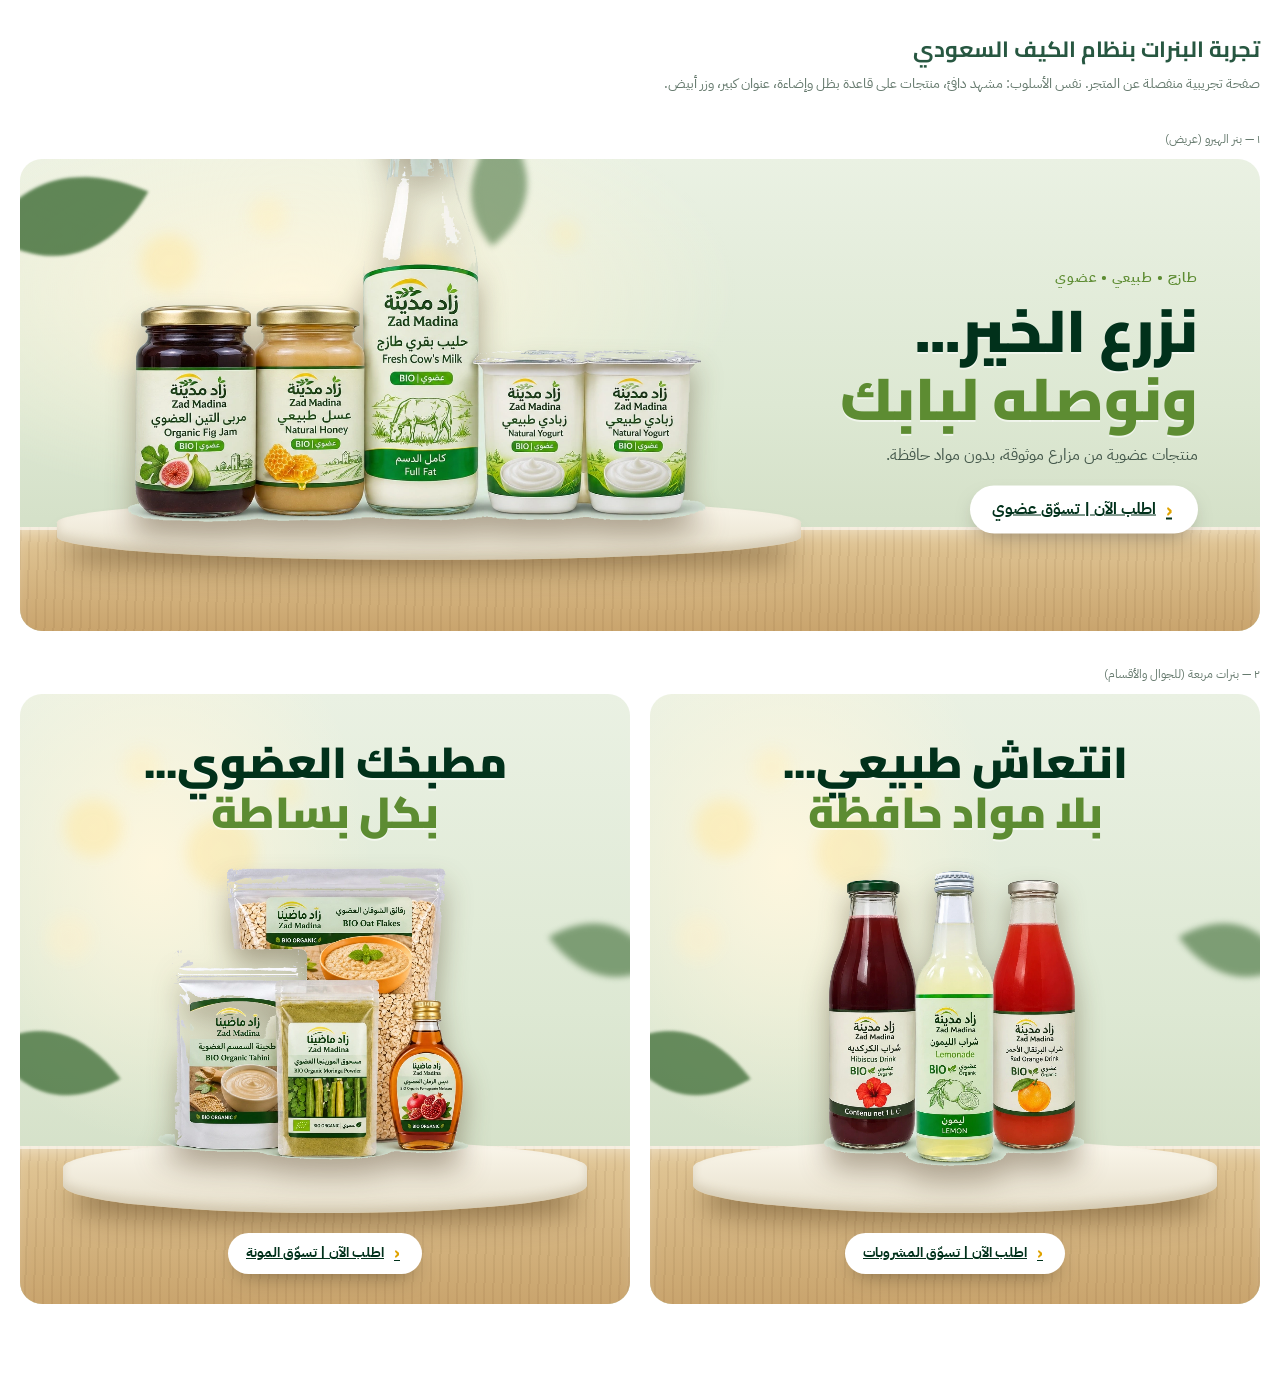
<file: lab/index.html>
<!doctype html>
<html lang="ar" dir="rtl">
<head>
<meta charset="utf-8">
<meta name="viewport" content="width=device-width, initial-scale=1">
<title>زاد ماضينا | تجربة البنرات</title>
<meta name="robots" content="noindex">
<link rel="preconnect" href="https://fonts.googleapis.com">
<link rel="preconnect" href="https://fonts.gstatic.com" crossorigin>
<link href="https://fonts.googleapis.com/css2?family=Cairo:wght@600;800;900&family=IBM+Plex+Sans+Arabic:wght@400;500;600&display=swap" rel="stylesheet">
<link rel="stylesheet" href="banners.css?v=2">
</head>
<body>
<main class="page">
  <h1 class="lab">تجربة البنرات بنظام الكيف السعودي</h1>
  <p class="note">صفحة تجريبية منفصلة عن المتجر. نفس الأسلوب: مشهد دافئ، منتجات على قاعدة بظل وإضاءة، عنوان كبير، وزر أبيض.</p>

  <p class="tag">١ — بنر الهيرو (عريض)</p>
  <section class="scene hero-w">
    <span class="leaf a"><svg viewBox="0 0 64 64"><path d="M8 56C8 28 26 10 58 6c0 32-18 50-46 50"/></svg></span>
    <span class="leaf b"><svg viewBox="0 0 64 64"><path d="M8 56C8 28 26 10 58 6c0 32-18 50-46 50"/></svg></span>
    <div class="table"></div>
    <div class="podium"></div>
    <img class="prod" data-cutout data-tol="24" src="../assets/banners/b1.webp" alt="مربى التين والعسل والحليب والزبادي العضوي">
    <div class="copy">
      <p class="k">طازج • طبيعي • عضوي</p>
      <h2>نزرع الخير...<br><em>ونوصله لبابك</em></h2>
      <p>منتجات عضوية من مزارع موثوقة، بدون مواد حافظة.</p>
      <a href="../index.html#best" class="pill"><b>‹</b> اطلب الآن | تسوّق عضوي</a>
    </div>
  </section>

  <p class="tag">٢ — بنرات مربعة (للجوال والأقسام)</p>
  <div class="row">
    <section class="scene sq">
      <span class="leaf a"><svg viewBox="0 0 64 64"><path d="M8 56C8 28 26 10 58 6c0 32-18 50-46 50"/></svg></span>
      <span class="leaf b"><svg viewBox="0 0 64 64"><path d="M8 56C8 28 26 10 58 6c0 32-18 50-46 50"/></svg></span>
      <div class="table"></div><div class="podium"></div>
      <img class="prod" data-cutout data-tol="24" src="../assets/banners/b2.webp" alt="مشروبات عضوية">
      <div class="copy"><h2>انتعاش طبيعي...<br><em>بلا مواد حافظة</em></h2></div>
      <a href="../index.html#drinks" class="pill"><b>‹</b> اطلب الآن | تسوّق المشروبات</a>
    </section>
    <section class="scene sq">
      <span class="leaf a"><svg viewBox="0 0 64 64"><path d="M8 56C8 28 26 10 58 6c0 32-18 50-46 50"/></svg></span>
      <span class="leaf b"><svg viewBox="0 0 64 64"><path d="M8 56C8 28 26 10 58 6c0 32-18 50-46 50"/></svg></span>
      <div class="table"></div><div class="podium"></div>
      <img class="prod" data-cutout data-tol="24" src="../assets/banners/b3.webp" alt="منتجات المطبخ العضوي">
      <div class="copy"><h2>مطبخك العضوي...<br><em>بكل بساطة</em></h2></div>
      <a href="../index.html#kitchen" class="pill"><b>‹</b> اطلب الآن | تسوّق المونة</a>
    </section>
  </div>
</main>
<script src="cutout.js?v=1"></script>
</body>
</html>
</file>
<file: css/style.css>
:root{
  --green:#275741; --green-dark:#01311b; --green-mid:#4d7d67; --amber:#f2b632; --amber-ink:#d28f06;
  --sage:#dfeee4; --paper:#f5f6f2; --ink:#17251d; --muted:#667a6e; --line:#e4eae6;
  --radius:16px; --ff-d:'Cairo',sans-serif; --ff-b:'IBM Plex Sans Arabic',sans-serif;
}
*{box-sizing:border-box;margin:0;padding:0}
html{scroll-behavior:smooth;scroll-padding-top:150px}
body{font-family:var(--ff-b);color:var(--ink);background:#fff;line-height:1.7;-webkit-font-smoothing:antialiased}
img{display:block;max-width:100%}
a{color:inherit;text-decoration:none}
button{font:inherit;cursor:pointer;border:0;background:none;color:inherit}
ul{list-style:none}
svg{width:22px;height:22px;fill:none;stroke:currentColor;stroke-width:1.7;stroke-linecap:round;stroke-linejoin:round;flex:none}
h1,h2,h3,h4{font-family:var(--ff-d);line-height:1.3;color:var(--green)}
.container{width:min(1240px,100% - 32px);margin-inline:auto}
.title{text-align:center;font-size:clamp(24px,2.6vw,32px);font-weight:800;margin-bottom:34px}
.title--start{text-align:start;margin:0}
.link{font-size:14px;font-weight:600;color:var(--green);border-bottom:1.5px solid currentColor}
.eyebrow{font-size:12.5px;font-weight:700;letter-spacing:.06em;color:var(--amber-ink);margin-bottom:12px}
.eyebrow--g{color:var(--green-mid)}

.btn{display:inline-flex;align-items:center;justify-content:center;padding:12px 28px;border-radius:8px;font-weight:600;font-size:15px;transition:transform .2s,background .2s}
.btn:hover{transform:translateY(-2px)}
.btn--amber{background:var(--amber);color:#1c2a10}.btn--amber:hover{background:#f7c451}
.btn--solid{background:var(--green);color:#fff}.btn--solid:hover{background:var(--green-dark)}
.btn--sm{padding:8px 18px;font-size:14px}

/* topbar + header */
.topbar{background:var(--green);color:#e8f4ec;font-size:12.5px}
.topbar__in{display:flex;justify-content:space-between;align-items:center;height:34px}
.header__row{display:grid;grid-template-columns:auto 1fr auto;align-items:center;column-gap:28px;padding-block:8px 0;width:min(1240px,100% - 32px)}
.header__row>.logo,.header__row>.header__tools{padding-bottom:8px}
.header__tools{grid-column:3}
.contact{display:inline-flex;align-items:center;gap:8px;font-size:14px;color:var(--muted)}
.contact svg{color:var(--green)}
.logo img{height:64px;width:auto}
.header__tools{display:flex;gap:4px;justify-content:flex-end;align-items:center}
.icon-btn{width:40px;height:40px;display:grid;place-items:center;border-radius:50%;position:relative;transition:background .2s}
.icon-btn:hover{background:var(--paper)}
.menu-btn{display:none}
.account{display:flex;align-items:center;gap:10px;font-size:13px;font-weight:600;line-height:1.3;padding-inline:8px}
.account svg{width:36px;height:36px;padding:8px;border-radius:50%;background:#e9f2e6;color:var(--green)}
.account small{display:block;font-weight:400;color:var(--muted);font-size:11.5px}
.cart__n{position:absolute;top:2px;inset-inline-start:0;min-width:16px;height:16px;border-radius:8px;background:var(--amber);color:#1c2a10;font-size:10px;font-weight:700;display:grid;place-items:center}
.header{position:sticky;top:0;z-index:50;background:#fff;border-bottom:1px solid var(--line)}
.mainnav{display:flex;gap:34px;justify-content:center;padding-bottom:4px}
.mainnav a{display:inline-flex;align-items:center;gap:2px;padding:8px 0;font-size:14.5px;font-weight:500;position:relative}
.mainnav svg{width:15px;height:15px}
.mainnav a::after{content:"";position:absolute;inset-inline:0;bottom:2px;height:2px;background:var(--green);transform:scaleX(0);transition:transform .25s}
.mainnav a:hover::after,.mainnav a.is-on::after{transform:scaleX(1)}
.mainnav a.is-on{color:var(--green);font-weight:600}

/* header: logo | categories nav | tools + account button */
.nav{display:flex;justify-content:center;gap:30px;min-width:0;grid-column:1/-1;order:3;border-top:1px solid var(--line);overflow-x:auto;scrollbar-width:none}
.nav__a{position:relative;padding:12px 2px;font-size:14.5px;font-weight:600;color:var(--ink);white-space:nowrap;transition:color .2s}
.nav__a::after{content:"";position:absolute;inset-inline:0;bottom:4px;height:2px;background:var(--green);transform:scaleX(0);transition:transform .25s}
.nav__a:hover,.nav__a.is-on{color:var(--green)}
.nav__a:hover::after,.nav__a.is-on::after{transform:scaleX(1)}
.btn--acct{padding:10px 24px;border-radius:999px;font-size:14px;margin-inline-start:6px}
@media (max-width:1000px){.nav{justify-content:flex-start;gap:22px}}
@media (max-width:560px){.btn--acct{display:none}}

/* hero: single full-width banner (store palette) */
.hero{background:#e0ebe1;overflow:hidden}
.hero__in{display:grid;grid-template-columns:1fr 1.1fr;align-items:end;gap:20px;min-height:clamp(420px,36vw,520px)}
.hero__copy{align-self:center;padding-block:40px;max-width:480px}
.hero .eyebrow{color:var(--green-mid);letter-spacing:.08em;margin-bottom:14px}
.hero h1{font-size:clamp(34px,4.4vw,58px);font-weight:800;line-height:1.2;color:var(--green-dark);margin-bottom:16px}
.hero .lead{font-size:16.5px;color:var(--muted);margin-bottom:28px;max-width:40ch}
.hero__img{width:100%;max-height:clamp(420px,36vw,520px);object-fit:contain;object-position:bottom left}
.btn--lg{padding:14px 34px;border-radius:999px;gap:10px}
.btn--lg svg{width:18px;height:18px}
@media (max-width:800px){
  .hero__in{grid-template-columns:minmax(0,1fr);gap:0}
  .hero__copy{text-align:center;padding-block:34px 0;margin-inline:auto}
  .hero .lead{margin-inline:auto}
  .hero__img{max-height:none}
}

/* hero scene: blurred farm field + wooden table + products side by side (Pinterest reference) */
.hero--scene{position:relative;display:block;overflow:hidden;isolation:isolate;height:clamp(500px,40vw,600px);background:#d8e19a}
.hs-bg{position:absolute;inset:0;z-index:0;background:
  radial-gradient(38% 55% at 82% 8%,rgba(255,252,214,.98),rgba(255,252,214,0) 72%),
  radial-gradient(60% 40% at 30% 36%,rgba(250,236,150,.55),rgba(250,236,150,0) 70%),
  linear-gradient(180deg,#f5efc2 0%,#e1e58f 30%,#b9d160 52%,#8fb343 70%,#729a36 100%)}
.hs-field{position:absolute;inset:30% -8% 22% -8%;z-index:0;filter:blur(4px);opacity:.95;transform:perspective(520px) rotateX(42deg);transform-origin:50% 100%;
  background:
   repeating-linear-gradient(96deg,rgba(60,105,25,.42) 0 24px,rgba(238,248,150,.3) 24px 56px)}
.hs-bokeh{position:absolute;inset:0;z-index:0;pointer-events:none;filter:blur(6px);
  background:
   radial-gradient(circle at 72% 16%,rgba(255,255,225,.7) 0 24px,transparent 26px),
   radial-gradient(circle at 60% 9%,rgba(255,255,215,.55) 0 15px,transparent 17px),
   radial-gradient(circle at 90% 38%,rgba(255,255,225,.5) 0 20px,transparent 22px),
   radial-gradient(circle at 47% 20%,rgba(255,250,205,.45) 0 28px,transparent 30px),
   radial-gradient(circle at 30% 10%,rgba(255,255,225,.45) 0 16px,transparent 18px)}
.hs-wash{position:absolute;inset:0;z-index:2;pointer-events:none;background:linear-gradient(270deg,rgba(248,244,206,.88) 0%,rgba(248,244,206,.62) 28%,rgba(248,244,206,0) 52%)}
.hs-leaf{position:absolute;z-index:7;pointer-events:none;filter:blur(.6px)}
.hs-leaf svg{width:100%;height:100%;display:block}
.hs-leaf--tr{width:min(24vw,310px);aspect-ratio:3/2;right:-3%;top:-6%}
.hs-leaf--tl{width:min(15vw,190px);aspect-ratio:3/2;left:-3%;top:-4%;transform:scaleX(-1) rotate(8deg);opacity:.85;filter:blur(2px)}
.hs-leaf--bl{width:min(17vw,230px);aspect-ratio:3/2;left:-4%;bottom:-6%;transform:rotate(-24deg);opacity:.9;filter:blur(3.5px);z-index:8}
.hs-leaf--br{width:min(13vw,170px);aspect-ratio:3/2;right:-3%;bottom:-4%;transform:scaleX(-1) rotate(-30deg);opacity:.9;filter:blur(3px);z-index:8}
.hs-table{position:absolute;inset-inline:0;bottom:0;height:27%;z-index:1;
  background:
   repeating-linear-gradient(90deg,rgba(55,38,18,.22) 0 2px,transparent 2px 150px),
   repeating-linear-gradient(0deg,rgba(255,255,255,.07) 0 1px,transparent 1px 7px),
   linear-gradient(180deg,#c4b293 0%,#a69071 55%,#8f7a5c 100%);
  box-shadow:inset 0 5px 0 rgba(255,255,255,.4),inset 0 26px 34px -20px rgba(255,255,255,.6)}
.hs-stage{--k:.86;position:absolute;left:3%;bottom:0;width:58%;height:100%;z-index:3;display:flex;direction:ltr;align-items:flex-end;justify-content:center}
.hs-stage .hs-fallback{position:absolute;left:0;bottom:8%;width:100%;max-height:78%;object-fit:contain;mix-blend-mode:multiply}
.hs-stage.is-ready .hs-fallback{display:none}
.it{position:relative;flex:none;z-index:2;bottom:var(--b,10%);margin-left:var(--ml,-3%);height:calc(var(--h) * var(--k));filter:drop-shadow(0 12px 9px rgba(40,25,5,.42))}
.it canvas{display:block;height:100%;width:auto}
.it::after{content:"";position:absolute;z-index:-1;left:-4%;right:-4%;bottom:-3.5%;height:7%;border-radius:50%;background:radial-gradient(closest-side,rgba(35,22,6,.5),rgba(35,22,6,0));filter:blur(2px)}
.it--coconut{--h:54%;--b:13%;--ml:0}
.it--honey1{--h:40%;--b:7%;--ml:-5%;z-index:4}
.it--cran{--h:70%;--b:13%;--ml:-3%}
.it--almond{--h:64%;--b:7%;--ml:-3%;z-index:4}
.it--honey2{--h:40%;--b:7%;--ml:-2%;z-index:4}
.it--bar{--h:47%;--b:12%;--ml:-2%;transform:rotate(3deg)}
.it--choc{--h:47%;--b:7%;--ml:-4%;transform:rotate(-5deg);z-index:4}
.hs-badge{position:absolute;z-index:6;left:59%;top:19%;width:96px;height:96px;border-radius:50%;background:var(--green);color:#fff;display:grid;place-content:center;text-align:center;line-height:1.2;box-shadow:0 0 0 5px rgba(255,255,255,.55),0 14px 24px -10px rgba(1,49,27,.6);transform:rotate(-8deg)}
.hs-badge b{font-family:var(--ff-d);font-size:22px}
.hs-badge span{font-size:11px;color:#d8ead9}
.hs-copy{position:absolute;inset:0;z-index:6;pointer-events:none}
.hs-copy__in{height:100%;display:flex;align-items:center}
.hs-copy .hero__copy{pointer-events:auto;max-width:440px;padding-block:0}
.hero--scene .eyebrow{color:#4d6f2b}
.hero--scene h1{color:var(--green-dark);text-shadow:0 2px 0 rgba(255,255,255,.45)}
.hero--scene .lead{color:#44583f}
@media (max-width:1280px){.hs-stage{--k:.92;width:57%}.hs-copy .hero__copy{max-width:400px}.hs-copy .hero__copy h1{font-size:clamp(34px,4vw,50px)}}
@media (max-width:1060px){.hs-stage{--k:.74;width:52%;left:2%}.hs-copy .hero__copy{max-width:340px}}
@media (max-width:900px){
  .hero--scene{height:auto;display:flex;flex-direction:column}
  .hs-copy{position:relative;inset:auto;order:1;z-index:6}
  .hs-copy__in{height:auto;padding:34px 0 8px;justify-content:center;text-align:center}
  .hs-copy .hero__copy{max-width:none}
  .hs-copy .lead{margin-inline:auto}
  .hs-wash{background:linear-gradient(180deg,rgba(248,244,206,.9) 0%,rgba(248,244,206,.6) 45%,rgba(248,244,206,0) 70%)}
  .hs-stage{--k:.78;position:relative;order:2;left:auto;width:100%;height:290px}
  .hs-table{height:104px}
  .hs-badge{left:auto;right:5%;top:auto;bottom:250px;width:78px;height:78px}
  .hs-badge b{font-size:17px}.hs-badge span{font-size:9.5px}
  .hs-leaf--tr{width:190px}
}
@media (max-width:560px){.hs-stage{--k:.78}}

/* benefits */
.benefits{display:grid;grid-template-columns:repeat(4,1fr);gap:16px;margin-top:56px}
.benefits + .sec{margin-top:56px}
@media (max-width:700px){.benefits{margin-top:36px}.benefits + .sec{margin-top:36px}}
.benefits>div{display:grid;grid-template-columns:auto 1fr;column-gap:12px;align-items:center;padding:14px 16px;border:1px solid var(--line);border-radius:12px}
.benefits i{grid-row:span 2;width:42px;height:42px;border-radius:50%;background:#e9f2e6;color:var(--green);display:grid;place-items:center}
.benefits b{font-size:14.5px;line-height:1.3}.benefits span{font-size:12.5px;color:var(--muted);line-height:1.3}

.sec{margin-top:80px}

/* category squares */
.cats2{display:grid;grid-template-columns:260px minmax(0,1fr);gap:40px;align-items:center}
.cats2__intro h2{font-size:clamp(26px,2.8vw,36px);font-weight:800;margin-bottom:12px}
.cats2__intro p{color:var(--muted);font-size:14.5px;margin-bottom:18px}
.cats2__all{display:inline-flex;align-items:center;gap:8px}
.cats2__all svg{width:16px;height:16px}
.cats2__grid{display:grid;grid-template-columns:repeat(4,1fr);gap:14px}
.catcard{display:flex;flex-direction:column;gap:10px;padding:10px 10px 14px;border:1px solid var(--line);border-radius:14px;background:#fff;text-align:center;transition:box-shadow .25s,transform .25s}
.catcard:hover{box-shadow:0 16px 30px -20px rgba(1,49,27,.5);transform:translateY(-3px)}
.catcard span{aspect-ratio:1.15;border-radius:10px;overflow:hidden;background:var(--paper);display:block}
.catcard img{width:100%;height:100%;object-fit:cover;transition:transform .5s}
.catcard:hover img{transform:scale(1.06)}
.catcard b{font-size:14px;font-weight:600;color:var(--green)}
@media (max-width:1000px){.cats2{grid-template-columns:minmax(0,1fr);gap:22px}.cats2__intro{text-align:center}.cats2__grid{grid-template-columns:repeat(4,1fr)}}
@media (max-width:700px){.cats2__grid{grid-template-columns:repeat(2,1fr)}}

/* panel (grey band) + tabs */
.panel{margin-top:80px;background:var(--paper);padding-block:60px}
.panel__head{display:flex;justify-content:space-between;align-items:center;gap:16px;margin-bottom:26px}
.tabs{display:flex;gap:6px;overflow-x:auto;scrollbar-width:none;max-width:100%}
.tab{padding:5px 14px;border-radius:6px;font-size:13px;font-weight:500;color:var(--muted);white-space:nowrap;transition:.2s}
.tab:hover{color:var(--green)}
.tab.is-on{background:#f3efc0;color:var(--green);font-weight:600}
.grid{display:grid;grid-template-columns:repeat(5,1fr);gap:16px}
.grid[hidden]{display:none}
.grid--4{grid-template-columns:repeat(4,1fr)}
/* best sellers: always a single row (scrolls sideways on small screens) */
.panel .grid{grid-auto-flow:column;grid-template-columns:none;grid-auto-columns:calc((100% - 64px)/5);overflow-x:auto;scroll-snap-type:x mandatory;scrollbar-width:none;padding-block:4px 10px}
.panel .grid::-webkit-scrollbar{display:none}
.panel .grid .card{scroll-snap-align:start}
@media (max-width:1100px){.panel .grid{grid-auto-columns:230px}}
@media (max-width:560px){.panel .grid{grid-auto-columns:62%}}
.dairy-row{margin-top:24px}
/* dairy products: same framed look as the category cards */
.dairy-row .card{border:1px solid var(--line);box-shadow:none;padding:10px 10px 14px;text-align:center;gap:0}
.dairy-row .card:hover{box-shadow:0 16px 30px -20px rgba(1,49,27,.5)}
.dairy-row .card__img{aspect-ratio:1.15;border-radius:10px}
.dairy-row .card__cat{display:none}
.dairy-row .card h3{margin:12px 2px 8px;font-size:14.5px;font-weight:600;color:var(--green)}
.dairy-row .card__foot{justify-content:center;gap:14px;margin:auto 2px 0}

/* cards */
.card{background:#fff;border-radius:14px;padding:12px;display:flex;flex-direction:column;box-shadow:0 1px 0 var(--line);transition:box-shadow .25s,transform .25s}
.card:hover{box-shadow:0 16px 30px -20px rgba(1,49,27,.5);transform:translateY(-3px)}
.card__img{aspect-ratio:1;border-radius:10px;overflow:hidden;background:var(--paper);display:block}
.card__img img{width:100%;height:100%;object-fit:cover;transition:transform .5s}
.card:hover .card__img img{transform:scale(1.05)}
.card__cat{font-size:12px;color:var(--amber-ink);margin:12px 2px 0}
.card h3{font-family:var(--ff-b);font-size:15px;font-weight:600;color:var(--ink);margin:0 2px 10px;line-height:1.5}
.card__foot{display:flex;align-items:center;justify-content:space-between;margin:auto 2px 0}
.price{font-family:var(--ff-d);font-weight:800;font-size:17px;color:var(--green)}
.price small{font-size:11.5px;font-weight:600;color:var(--muted)}
.cart-btn{width:34px;height:34px;border-radius:8px;background:var(--paper);color:var(--green);display:grid;place-items:center;transition:.2s}
.cart-btn svg{width:17px;height:17px}
.cart-btn:hover{background:var(--green);color:#fff}

/* add to cart button under each product */
.add-btn{margin-top:12px;width:100%;display:flex;align-items:center;justify-content:center;gap:8px;padding:11px 14px;border-radius:10px;background:var(--green);color:#fff;font-size:14px;font-weight:600;transition:background .2s,transform .2s}
.add-btn__plus{font-size:19px;line-height:1;font-weight:500}
.add-btn:hover{background:var(--green-dark)}
.add-btn:active{transform:scale(.98)}
.add-btn.is-added{background:var(--amber);color:#1c2a10}

/* promos */
.promos{display:grid;grid-template-columns:1fr 1fr;gap:16px;margin-top:60px}
.promo{position:relative;display:grid;grid-template-columns:1.1fr 1fr;align-items:center;border-radius:var(--radius);overflow:hidden;height:190px}
.promo div{padding:22px 28px}
.promo h3{font-size:22px;font-weight:800;margin-bottom:4px}
.promo p{font-size:13.5px}
.promo img{width:100%;height:100%;object-fit:cover;transition:transform .6s}.promo:hover img{transform:scale(1.04)}
.promo--amber{background:var(--amber)}.promo--amber h3{color:#1c2a10}.promo--amber p{color:#4a3a0c}
.promo--dark{background:var(--green-dark)}.promo--dark h3{color:#fff}.promo--dark p{color:#b9d3c3}

/* dairy banner */
.dbanner{position:relative;overflow:hidden;border-radius:20px;background:radial-gradient(120% 140% at 85% 20%,#14503a 0%,#0b3d27 55%,#062a1a 100%);color:#fff;display:grid;grid-template-columns:1.05fr 1fr;align-items:center;gap:20px;padding:34px 48px;min-height:270px}
.dbanner__txt{position:relative;z-index:2;max-width:430px}
.dbanner h2{color:#fff;font-size:clamp(28px,3.4vw,42px);font-weight:800;margin-bottom:12px}
.dbanner p{color:#cfe3d6;font-size:15px;margin-bottom:22px;max-width:38ch}
.dbanner__btn{display:inline-flex;align-items:center;gap:10px;background:#fff;color:var(--green-dark);font-weight:700;font-size:14.5px;padding:12px 26px;border-radius:999px;transition:transform .2s,background .2s}
.dbanner__btn svg{width:17px;height:17px}
.dbanner__btn:hover{transform:translateY(-2px);background:var(--amber)}
.dbanner__media{position:relative;z-index:1;justify-self:center;width:100%;max-width:430px;aspect-ratio:3/2;border-radius:90px;overflow:hidden;background:#e0ebe1;box-shadow:0 24px 50px -24px rgba(0,0,0,.6)}
.dbanner__media img{width:100%;height:100%;object-fit:cover}
.dbanner__media--crop img{object-position:left center}
.dbanner__media--trio{display:grid;grid-template-columns:repeat(3,1fr);gap:10px;padding:14px;border-radius:40px}
.dbanner__media--trio span{background:#fff;border-radius:22px;overflow:hidden;display:block}
.dbanner__media--trio img{width:100%;height:100%;object-fit:cover}
.dbanner__badge{position:absolute;z-index:2;top:50%;inset-inline-end:14px;transform:translateY(-50%);width:104px;height:104px;border-radius:50%;border:1.5px solid rgba(255,255,255,.55);display:grid;place-content:center;justify-items:center;text-align:center;line-height:1.2;background:rgba(6,42,26,.35);backdrop-filter:blur(2px)}
.dbanner__badge svg{width:20px;height:20px;color:#9fd37f;margin-bottom:2px}
.dbanner__badge b{font-family:var(--ff-d);font-size:20px}
.dbanner__badge span{font-size:11px;color:#cfe3d6}
.dbanner__leaf{position:absolute;z-index:0;opacity:.22;color:#7fbf5f;pointer-events:none}
.dbanner__leaf svg{width:100%;height:100%;fill:currentColor;stroke:none}
.dbanner__leaf--a{width:90px;height:90px;top:-18px;inset-inline-start:42%;transform:rotate(25deg)}
.dbanner__leaf--b{width:70px;height:70px;bottom:-12px;inset-inline-start:46%;transform:rotate(-35deg)}
.dbanner__leaf--c{width:110px;height:110px;bottom:-30px;inset-inline-end:-20px;transform:rotate(70deg)}
@media (max-width:900px){
  .dbanner{grid-template-columns:minmax(0,1fr);padding:30px 24px;text-align:center}
  .dbanner__txt{margin-inline:auto}.dbanner p{margin-inline:auto}
  .dbanner__media{border-radius:60px}
  .dbanner__badge{top:16px;inset-inline-end:16px;transform:none;width:82px;height:82px}
  .dbanner__badge b{font-size:16px}.dbanner__badge span{font-size:9.5px}
}

/* green band: patterned background behind the promo banners */
.greenband{margin-top:80px;padding-block:56px;background:#e9f2e6 radial-gradient(circle at 20px 20px,rgba(39,87,65,.09) 2px,transparent 3px) 0 0/44px 44px}
.greenband .promos{margin-top:0}

/* about */
.about{display:grid;grid-template-columns:1fr 1.1fr;gap:56px;align-items:center}
.about h2{font-size:clamp(26px,3vw,38px);font-weight:800;margin-bottom:14px}
.about__txt>p:not(.eyebrow){color:var(--muted);margin-bottom:18px;max-width:48ch}
.checks{margin-bottom:26px;display:grid;gap:8px}
.checks li{display:flex;align-items:center;gap:10px;font-weight:500}
.checks svg{width:20px;height:20px;padding:3px;border-radius:50%;background:var(--green);color:#fff;stroke-width:2.4}
.about__img{border-radius:var(--radius);overflow:hidden;background:var(--sage)}
.about__img img{width:100%;mix-blend-mode:multiply}

/* reviews */
.reviews__grid{display:grid;grid-template-columns:repeat(3,1fr);gap:16px}
blockquote{border:1px solid var(--line);border-radius:var(--radius);padding:24px;background:#fff}
.stars{color:var(--amber);letter-spacing:3px;margin-bottom:8px}
blockquote p{margin-bottom:12px}
cite{font-style:normal;font-size:13px;color:var(--muted)}

/* newsletter + footer */
.news{margin-top:80px;background:var(--green)}
.news__in{display:grid;grid-template-columns:1fr auto;gap:30px;align-items:center;padding-block:36px}
.news h2{color:#fff;font-size:clamp(20px,2.4vw,28px)}
.news p{color:#cfe3d6;font-size:14.5px}
.news__form{display:flex;gap:8px;background:#fff;border-radius:10px;padding:6px;width:min(460px,100%)}
.news__form input{flex:1;width:0;border:0;outline:0;background:none;padding:0 14px;font:inherit;min-width:0}
.footer{background:var(--green-dark);color:#cfe3d6}
.footer__in{display:grid;grid-template-columns:1.4fr 1fr 1fr 1fr;gap:36px;padding-block:50px 30px}
.footer__brand img{height:76px;background:#fff;border-radius:12px;padding:6px;margin-bottom:14px}
.footer h4{color:#fff;font-size:16px;margin-bottom:12px}
.footer a{display:flex;align-items:center;gap:8px;font-size:14px;padding:3px 0;opacity:.85}
.footer a svg{width:17px;height:17px}
.footer a:hover{opacity:1;color:#fff}
.pay{display:flex;flex-wrap:wrap;gap:8px;margin-top:12px}
.pay span{border:1px solid rgba(255,255,255,.25);border-radius:6px;padding:2px 11px;font-size:12px}
.footer__copy{background:#00240f;text-align:center;font-size:12.5px;padding:14px}

/* responsive */
@media (max-width:1100px){
  .grid{grid-template-columns:repeat(4,1fr)}
}
@media (max-width:900px){
  .contact span,.account span{display:none}.menu-btn{display:grid}.mainnav{display:none}
  .header__row{height:72px}.logo img{height:56px}
  .benefits{grid-template-columns:1fr 1fr}
  .grid{grid-template-columns:repeat(3,1fr)}
  .panel__head{flex-direction:column;align-items:stretch}
  .promos,.about,.reviews__grid{grid-template-columns:1fr}
  .about{gap:28px}
  .news__in{grid-template-columns:minmax(0,1fr);text-align:center}.news__in>*{min-width:0}.news__form{margin-inline:auto;width:100%;max-width:460px}
  .footer__in{grid-template-columns:1fr 1fr}
}
@media (max-width:560px){
  .topbar__lang{display:none}.topbar__in{justify-content:center}
  .benefits{grid-template-columns:1fr}
  .grid{grid-template-columns:1fr 1fr;gap:10px}
  .promo{grid-template-columns:1fr 1fr}
  .footer__in{grid-template-columns:1fr}
}
@media (prefers-reduced-motion:reduce){*{transition:none!important;scroll-behavior:auto}}
</file>
<file: lab/banners.css>
:root{--green:#275741;--green-dark:#01311b;--amber:#f2b632;--cream:#fbf6e9;--ink:#17251d}
*{box-sizing:border-box;margin:0;padding:0}
body{font-family:'IBM Plex Sans Arabic',sans-serif;background:#fff;color:var(--ink);line-height:1.6}
.page{width:min(1240px,100% - 32px);margin:32px auto 80px}
h1.lab{font-family:'Cairo',sans-serif;font-size:22px;color:var(--green);margin-bottom:6px}
p.note{color:#667a6e;font-size:14px;margin-bottom:28px}
.tag{font-size:12px;color:#667a6e;margin:34px 0 10px}

/* ---------- shared scene pieces (Kaif-style: warm light, depth, table, podium) ---------- */
.scene{position:relative;overflow:hidden;border-radius:22px;isolation:isolate;
  background:
    radial-gradient(55% 70% at 22% 28%,rgba(255,247,222,.95) 0%,rgba(255,247,222,0) 65%),
    linear-gradient(180deg,#eaf1e3 0%,#dde8d3 52%,#cddabf 100%)}
.scene::before{content:"";position:absolute;inset:0;z-index:0;pointer-events:none;filter:blur(7px);opacity:.9;
  background:
    radial-gradient(circle at 12% 22%,rgba(255,232,160,.55) 0 28px,transparent 30px),
    radial-gradient(circle at 20% 12%,rgba(255,240,190,.5) 0 18px,transparent 20px),
    radial-gradient(circle at 33% 26%,rgba(255,226,140,.4) 0 34px,transparent 36px),
    radial-gradient(circle at 8% 40%,rgba(255,240,200,.45) 0 22px,transparent 24px),
    radial-gradient(circle at 44% 16%,rgba(255,236,170,.35) 0 14px,transparent 16px)}
.table{position:absolute;inset-inline:0;bottom:0;height:24%;z-index:1;
  background:
    repeating-linear-gradient(92deg,rgba(90,55,20,.07) 0 2px,transparent 2px 9px),
    linear-gradient(180deg,#e2c898 0%,#c9a46d 100%);
  box-shadow:inset 0 3px 0 rgba(255,255,255,.55),inset 0 14px 22px -14px rgba(255,255,255,.7)}
.podium{position:absolute;z-index:2;border-radius:50%/38%;
  background:linear-gradient(180deg,#fbf7ec 0%,#e6dfcb 100%);
  box-shadow:0 22px 28px -12px rgba(70,45,10,.45),inset 0 -6px 10px rgba(120,95,50,.18)}
.leaf{position:absolute;z-index:4;pointer-events:none;color:#3c6b34;filter:blur(1.5px)}
.leaf svg{width:100%;height:100%;fill:currentColor;stroke:none}
.prod{position:absolute;z-index:3;height:auto;filter:drop-shadow(0 16px 14px rgba(60,40,10,.38))}

/* headline + pill button (copied pattern: big heavy Arabic, one accent word, white pill with amber chevron) */
.copy{position:absolute;z-index:5}
.copy h2{font-family:'Cairo',sans-serif;font-weight:900;color:var(--green-dark);line-height:1.15;text-shadow:0 2px 0 rgba(255,255,255,.55)}
.copy h2 em{font-style:normal;color:#5d8c32}
.copy p{color:#44584b;margin:10px 0 18px}
.pill{display:inline-flex;align-items:center;gap:10px;background:#fff;color:var(--green-dark);font-weight:700;border-radius:999px;padding:11px 26px 11px 22px;box-shadow:0 10px 22px -10px rgba(40,30,10,.5)}
.pill b{color:#e0a300;font-size:1.25em;line-height:1}

/* ---------- wide hero (21:8) ---------- */
.hero-w{aspect-ratio:21/8;min-height:380px}
.hero-w .table{height:22%}
.hero-w .podium{left:3%;bottom:15%;width:60%;height:13%}
.hero-w .prod{left:6%;bottom:21%;width:52%}
.hero-w .leaf.a{width:150px;height:150px;left:-30px;top:-20px;transform:rotate(30deg);opacity:.8}
.hero-w .leaf.b{width:110px;height:110px;left:34%;top:-26px;transform:rotate(-40deg);opacity:.55;filter:blur(3px)}
.hero-w .copy{right:5%;top:50%;transform:translateY(-50%);max-width:40%}
.hero-w .copy h2{font-size:clamp(34px,4.6vw,64px)}
.hero-w .copy .k{font-weight:600;color:#5d8c32;letter-spacing:.06em;font-size:14px;margin-bottom:8px}

/* ---------- square banners (1:1) ---------- */
.row{display:grid;grid-template-columns:1fr 1fr;gap:20px}
.sq{aspect-ratio:1}
.sq .table{height:26%}
.sq .podium{left:7%;bottom:15%;width:86%;height:12%}
.sq .prod{left:12%;bottom:22%;width:76%}
.sq .copy{inset-inline:0;top:7%;text-align:center}
.sq .copy h2{font-size:clamp(26px,3.4vw,44px)}
.sq .pill{position:absolute;z-index:5;left:50%;bottom:5%;transform:translateX(-50%);white-space:nowrap;font-size:14px;padding:9px 22px 9px 18px}
.sq .leaf.a{width:120px;height:120px;left:-26px;bottom:30%;transform:rotate(60deg);opacity:.75}
.sq .leaf.b{width:100px;height:100px;right:-24px;top:34%;transform:rotate(-120deg);opacity:.6;filter:blur(3px)}
@media (max-width:700px){.row{grid-template-columns:1fr}.hero-w{aspect-ratio:auto;min-height:520px}.hero-w .copy{position:relative;right:auto;top:auto;transform:none;max-width:none;padding:34px 24px 0;text-align:center}.hero-w .podium{bottom:8%;width:94%;left:3%}.hero-w .prod{width:90%;left:5%;bottom:13%}}
</file>
